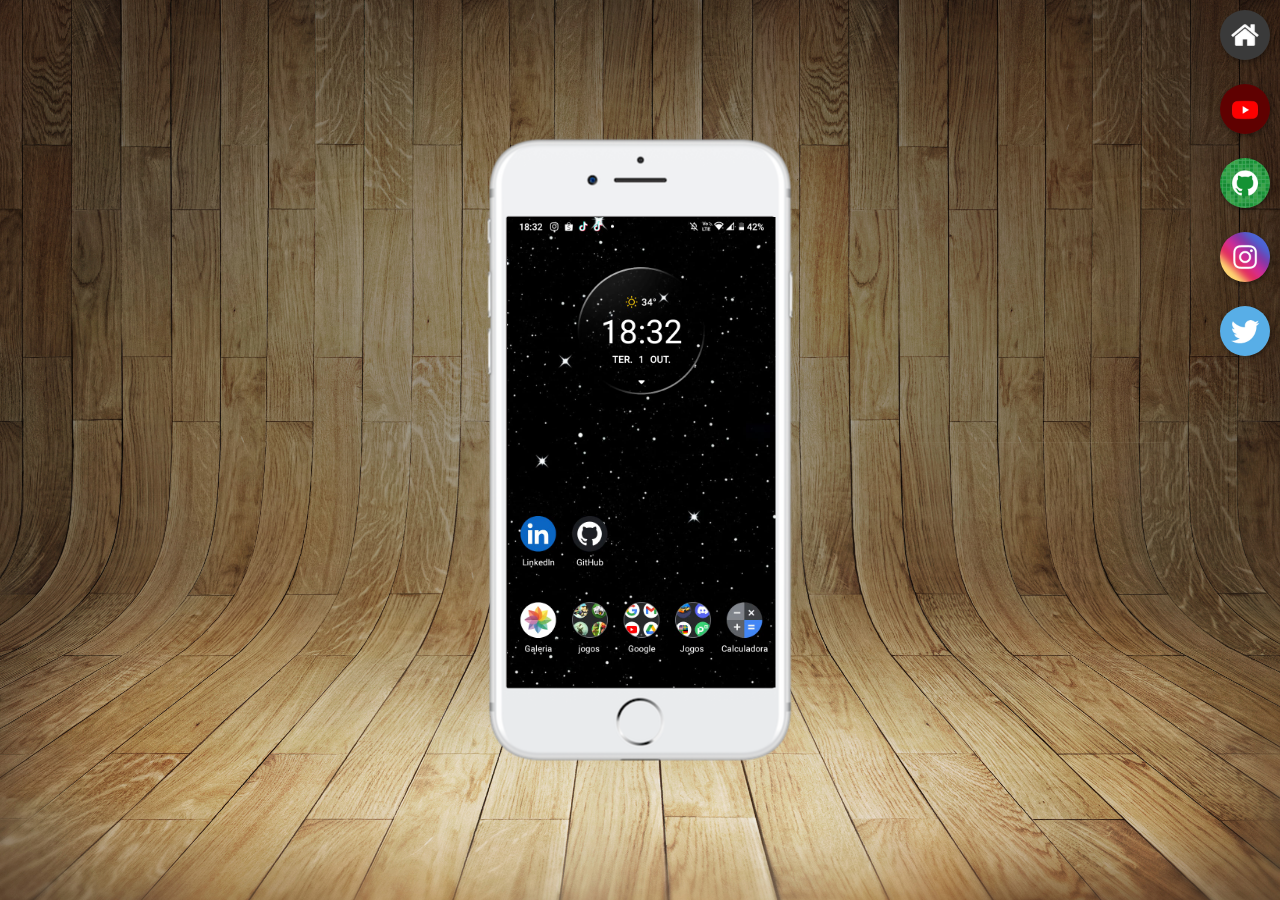
<file: index.html>
<!DOCTYPE html>
<html lang="pt-br">
<head>
    <meta charset="UTF-8">
    <meta name="viewport" content="width=device-width, initial-scale=1.0">
    <link rel="shortcut icon" href="favicon.ico" type="image/x-icon">
    <link rel="stylesheet" href="estilos/style.css">
    <title>Projeto Rede Sociais</title>
</head>
<body>
    <main>
        <section id="telefone">
            <iframe src="home.html" frameborder="0" name="tela" id="tela">
                Seu navegador não e compatxível com isso.
            </iframe>
        </section>
        <section id="rede-sociais">
          <a href="home.html" target="tela"><img src="imagens/logo-home.jpg" alt="home"></a><br>
          <a href="youtube.html" target="tela"><img src="imagens/logo-youtube.jpg" alt="youtube"></a><br>
          <a href="github.html" target="tela"><img src="imagens/logo-github.jpg" alt="github"></a><br>
          <a href="instagram.html" target="tela"><img src="imagens/logo-instagram.jpg" alt="instagram"></a><br>
          <a href="twiter.html" target="tela"><img src="imagens/logo-twitter.jpg" alt="twitter"></a>
        </section>
    </main>
</body>
</html>
</file>
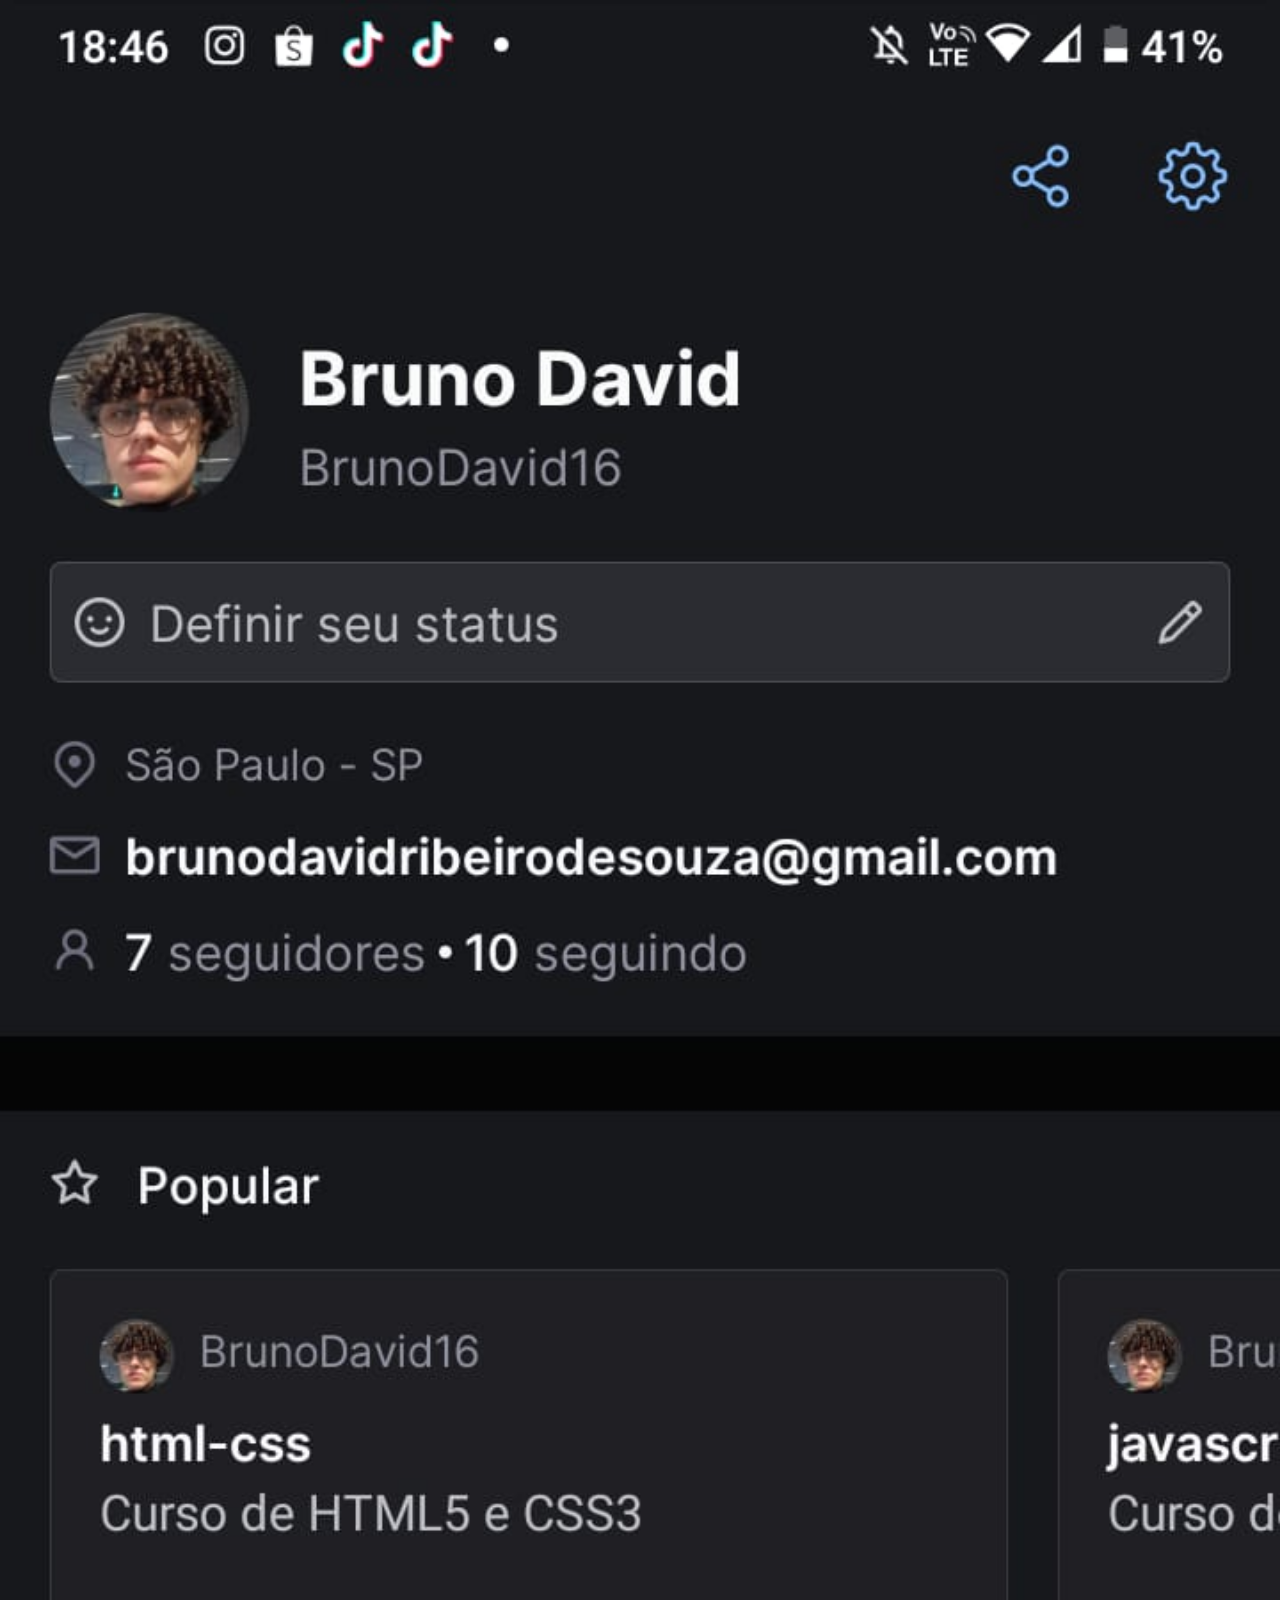
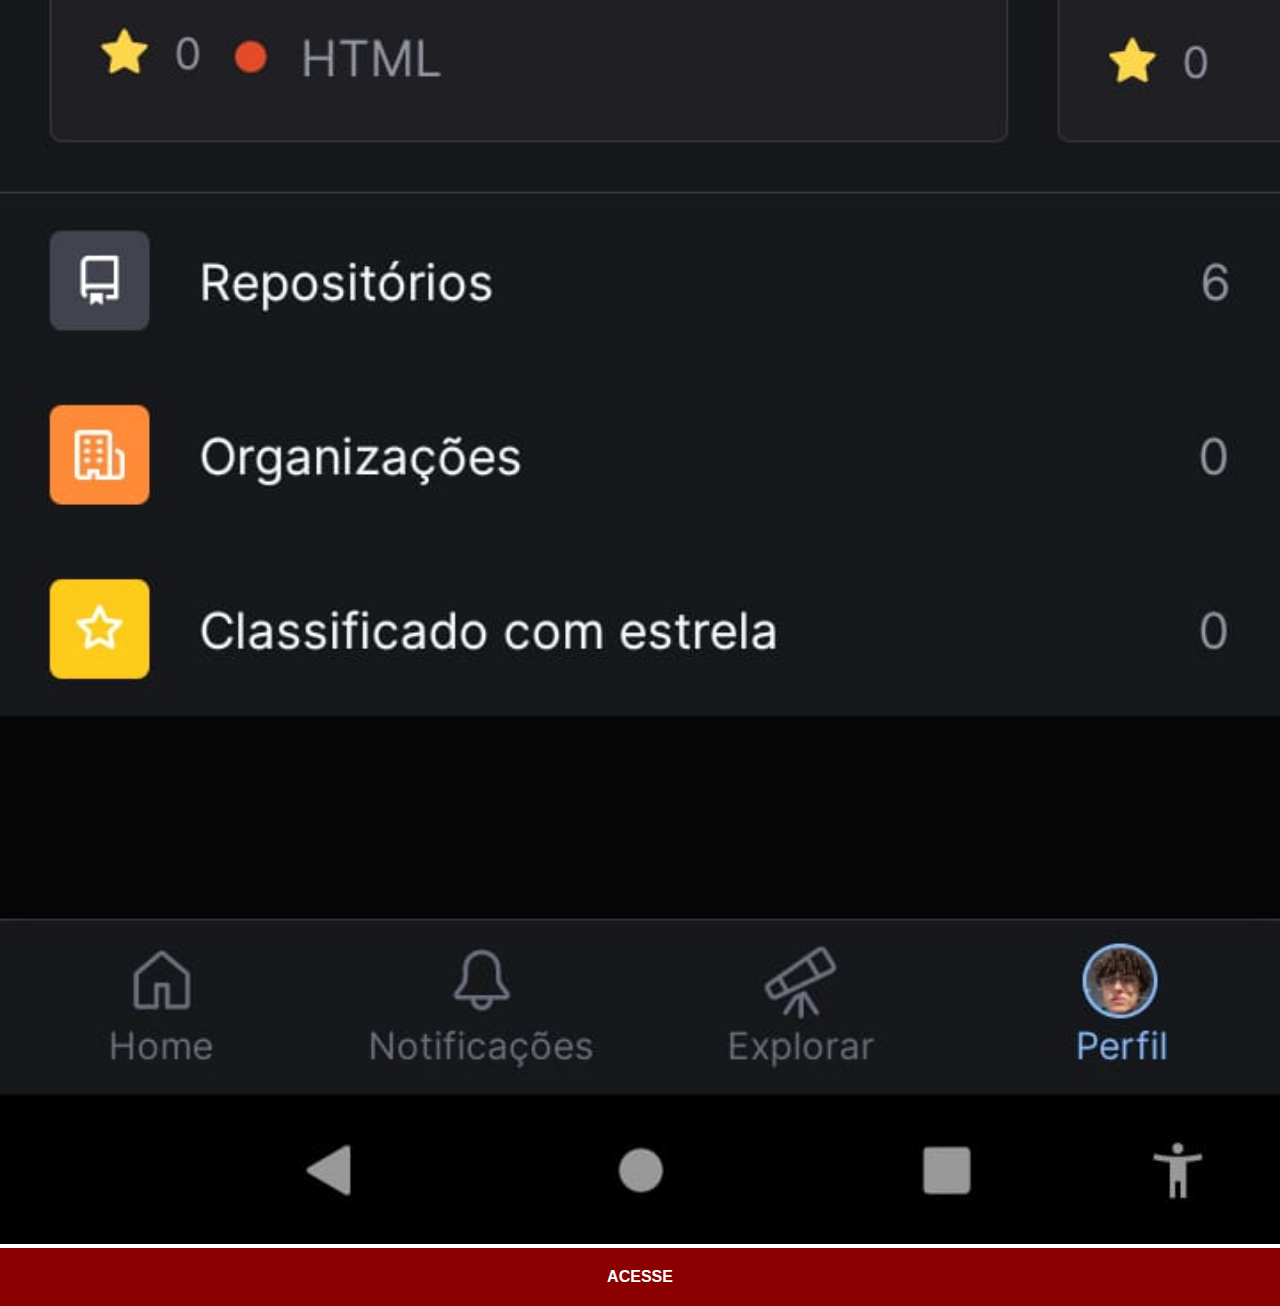
<file: github.html>
<!DOCTYPE html>
<html lang="pt-br">
<head>
    <meta charset="UTF-8">
    <meta name="viewport" content="width=device-width, initial-scale=1.0">
    <title>Github</title>
   <link rel="stylesheet" href="estilos/social.css">
</head>
<body>
    <img src="imagens/Githab.jpg" alt="Github">
    <a href="https://github.com/BrunoDavid16" target="_blank" >ACESSE</a>
</body>
</html>
</file>
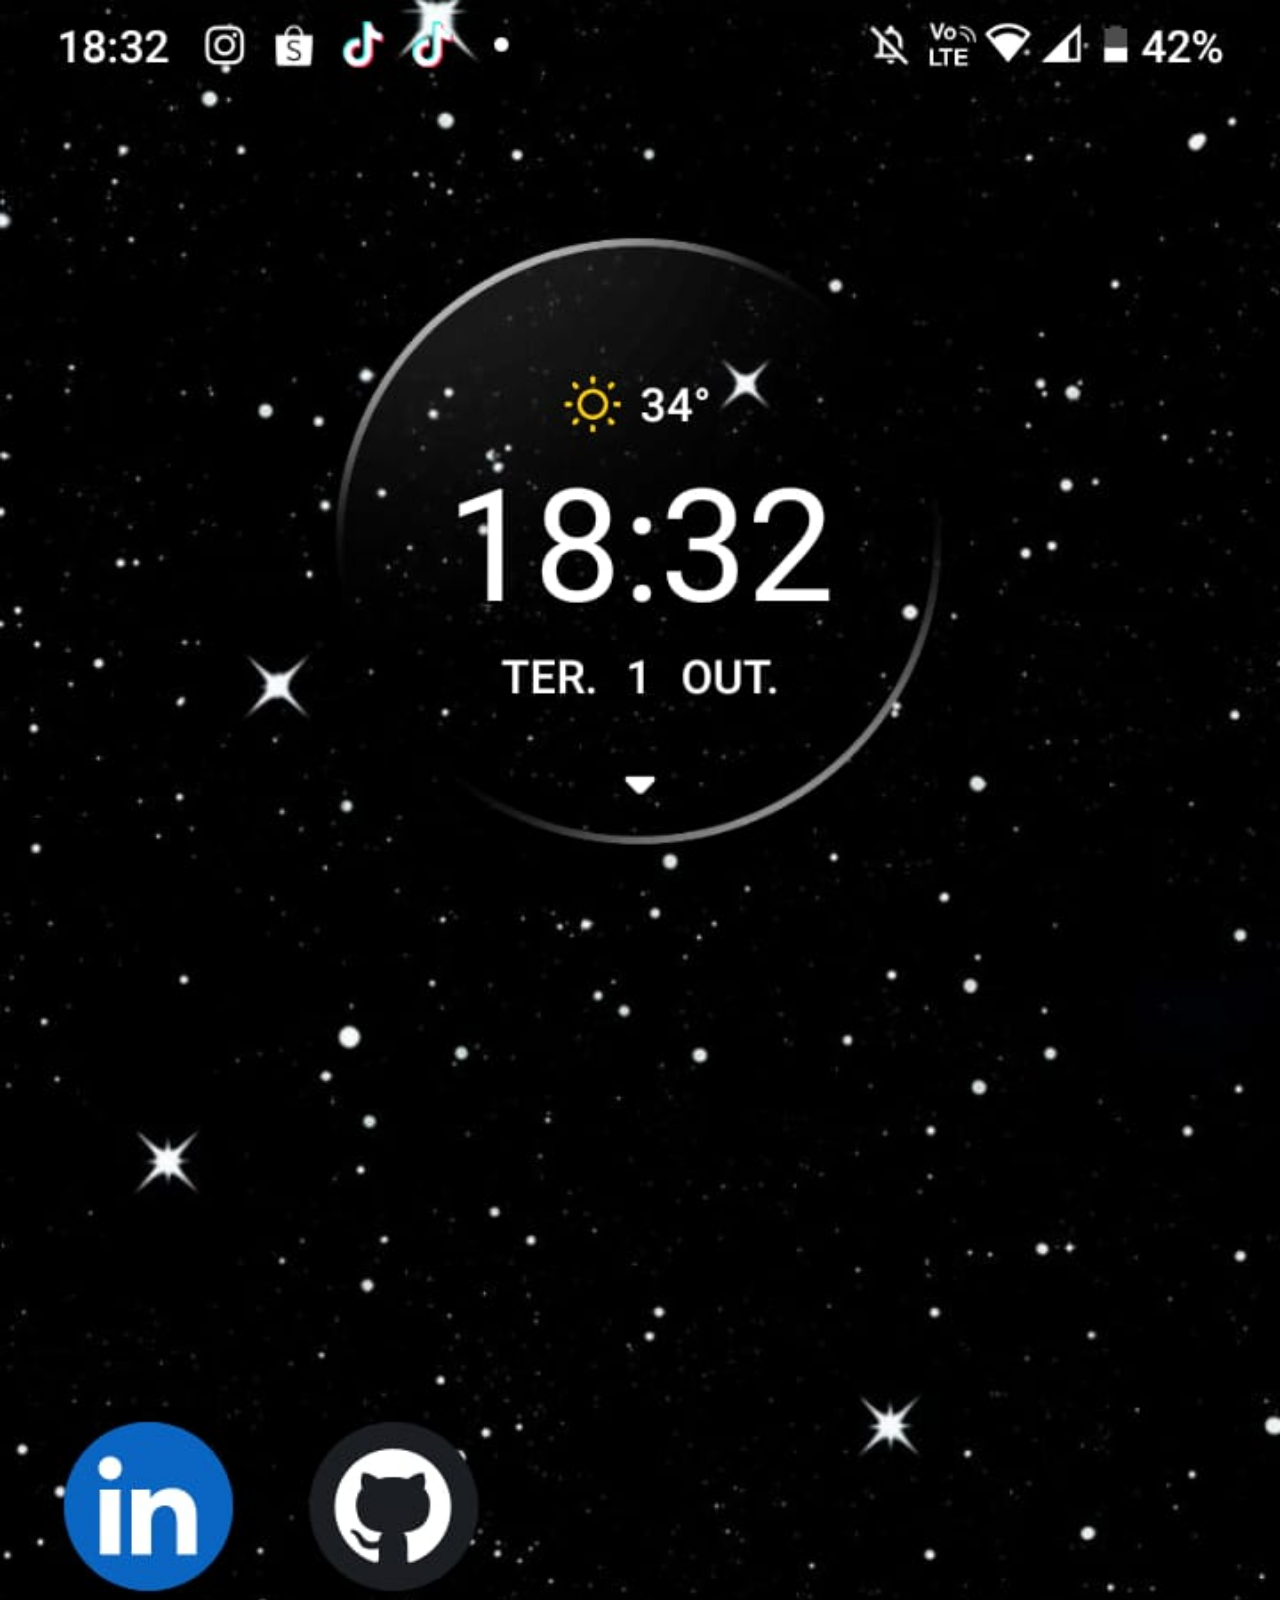
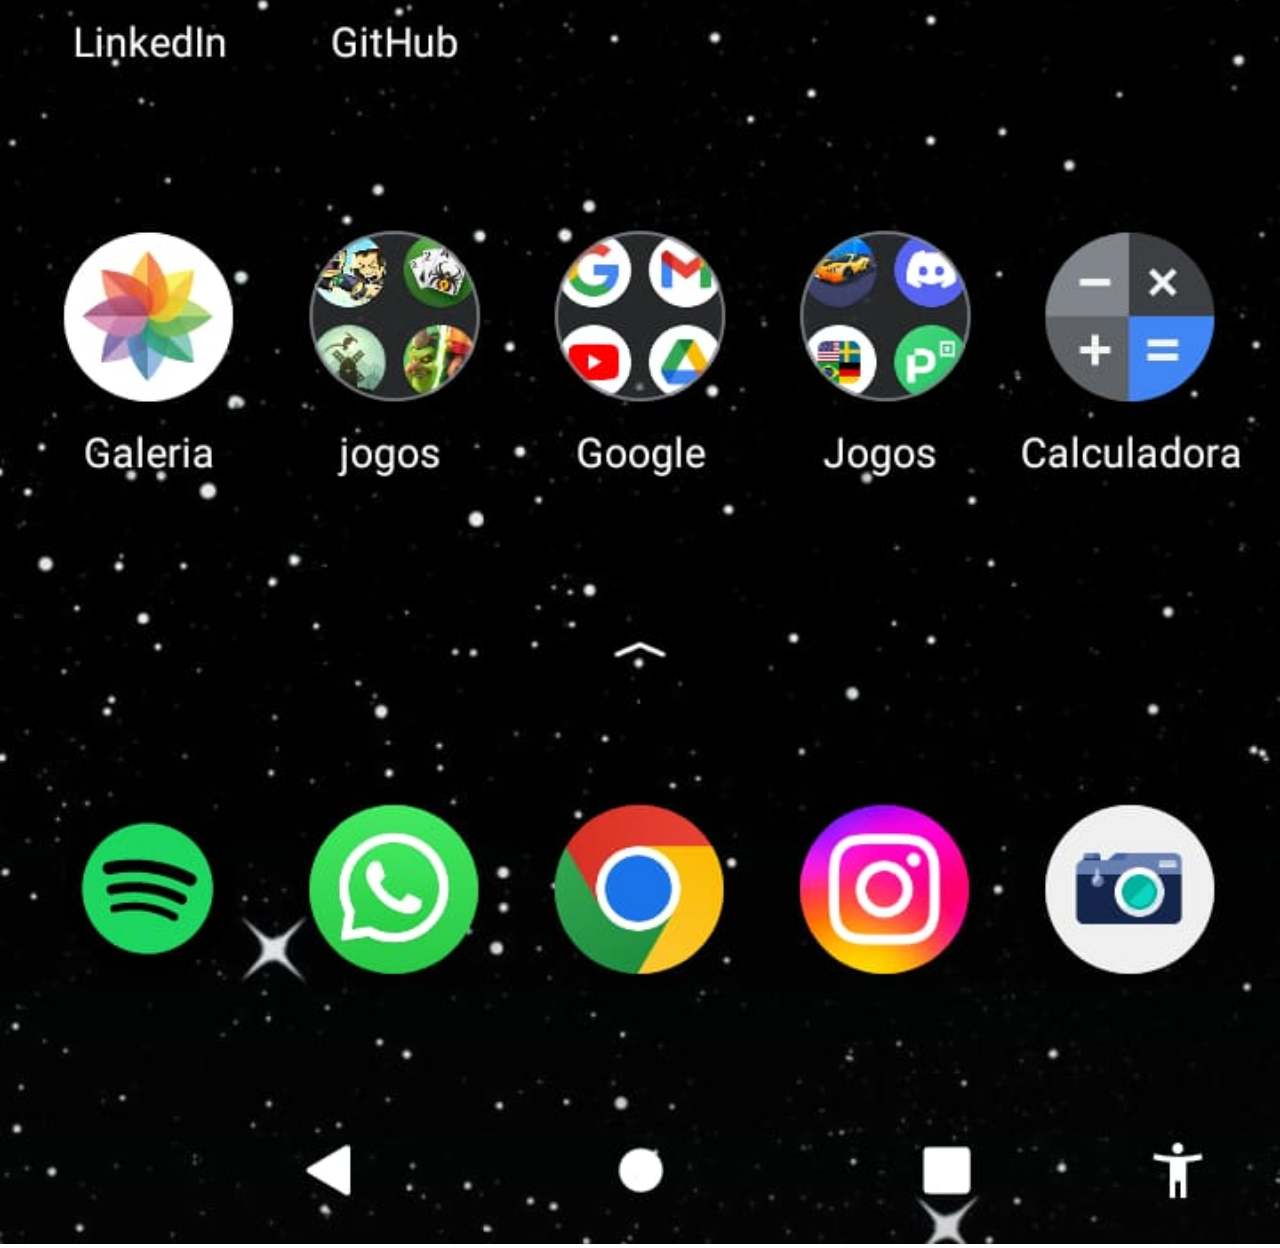
<file: home.html>
<!DOCTYPE html>
<html lang="pt-br">
<head>
    <meta charset="UTF-8">
    <meta name="viewport" content="width=device-width, initial-scale=1.0">
    <title>Home</title>
    <link rel="stylesheet" href="estilos/social.css">
</head>
<body>
    <img src="imagens/home.jpg" alt="tela">

</body>
</html>
</file>
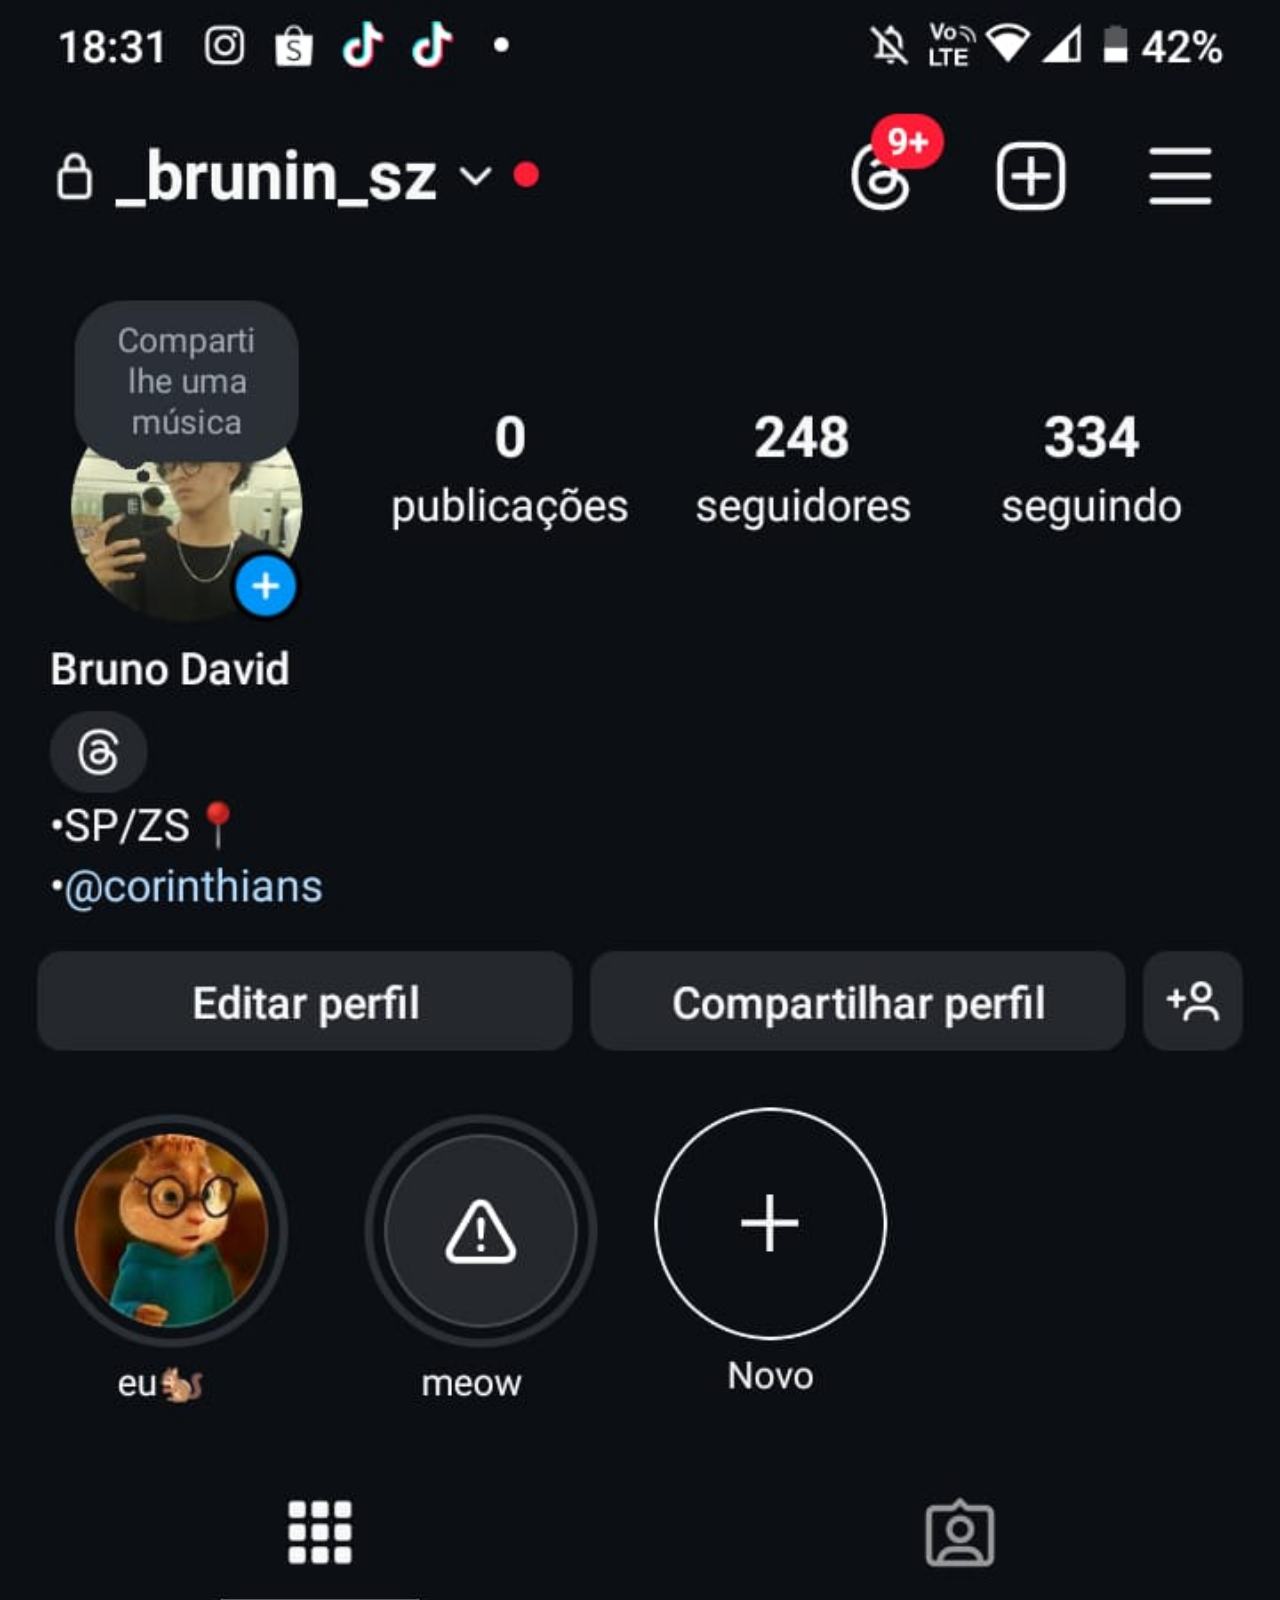
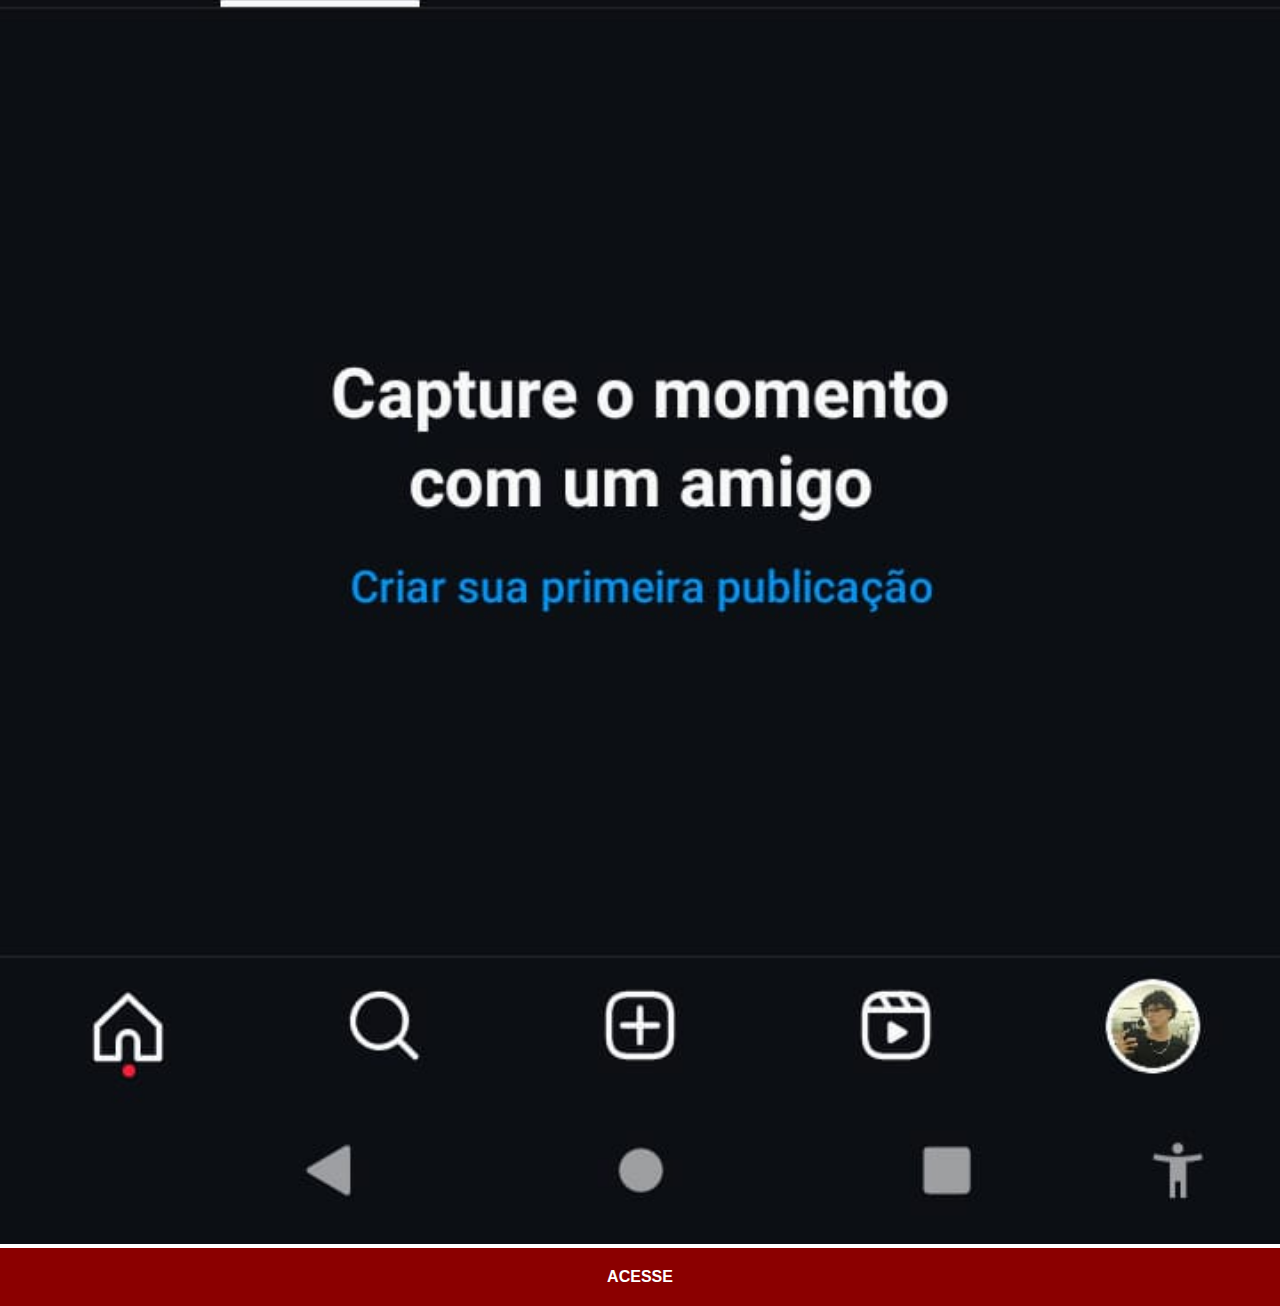
<file: instagram.html>
<!DOCTYPE html>
<html lang="pt-br">
<head>
    <meta charset="UTF-8">
    <meta name="viewport" content="width=device-width, initial-scale=1.0">
    <title>instagram</title>
    <link rel="stylesheet" href="estilos/social.css">
</head>
<body>
    <img src="imagens/INSTAGRAM.jpg" alt="instagram">
    <a href="https://www.instagram.com/_brunin_sz/" target="_blank">ACESSE</a>
</body>
</html>
</file>
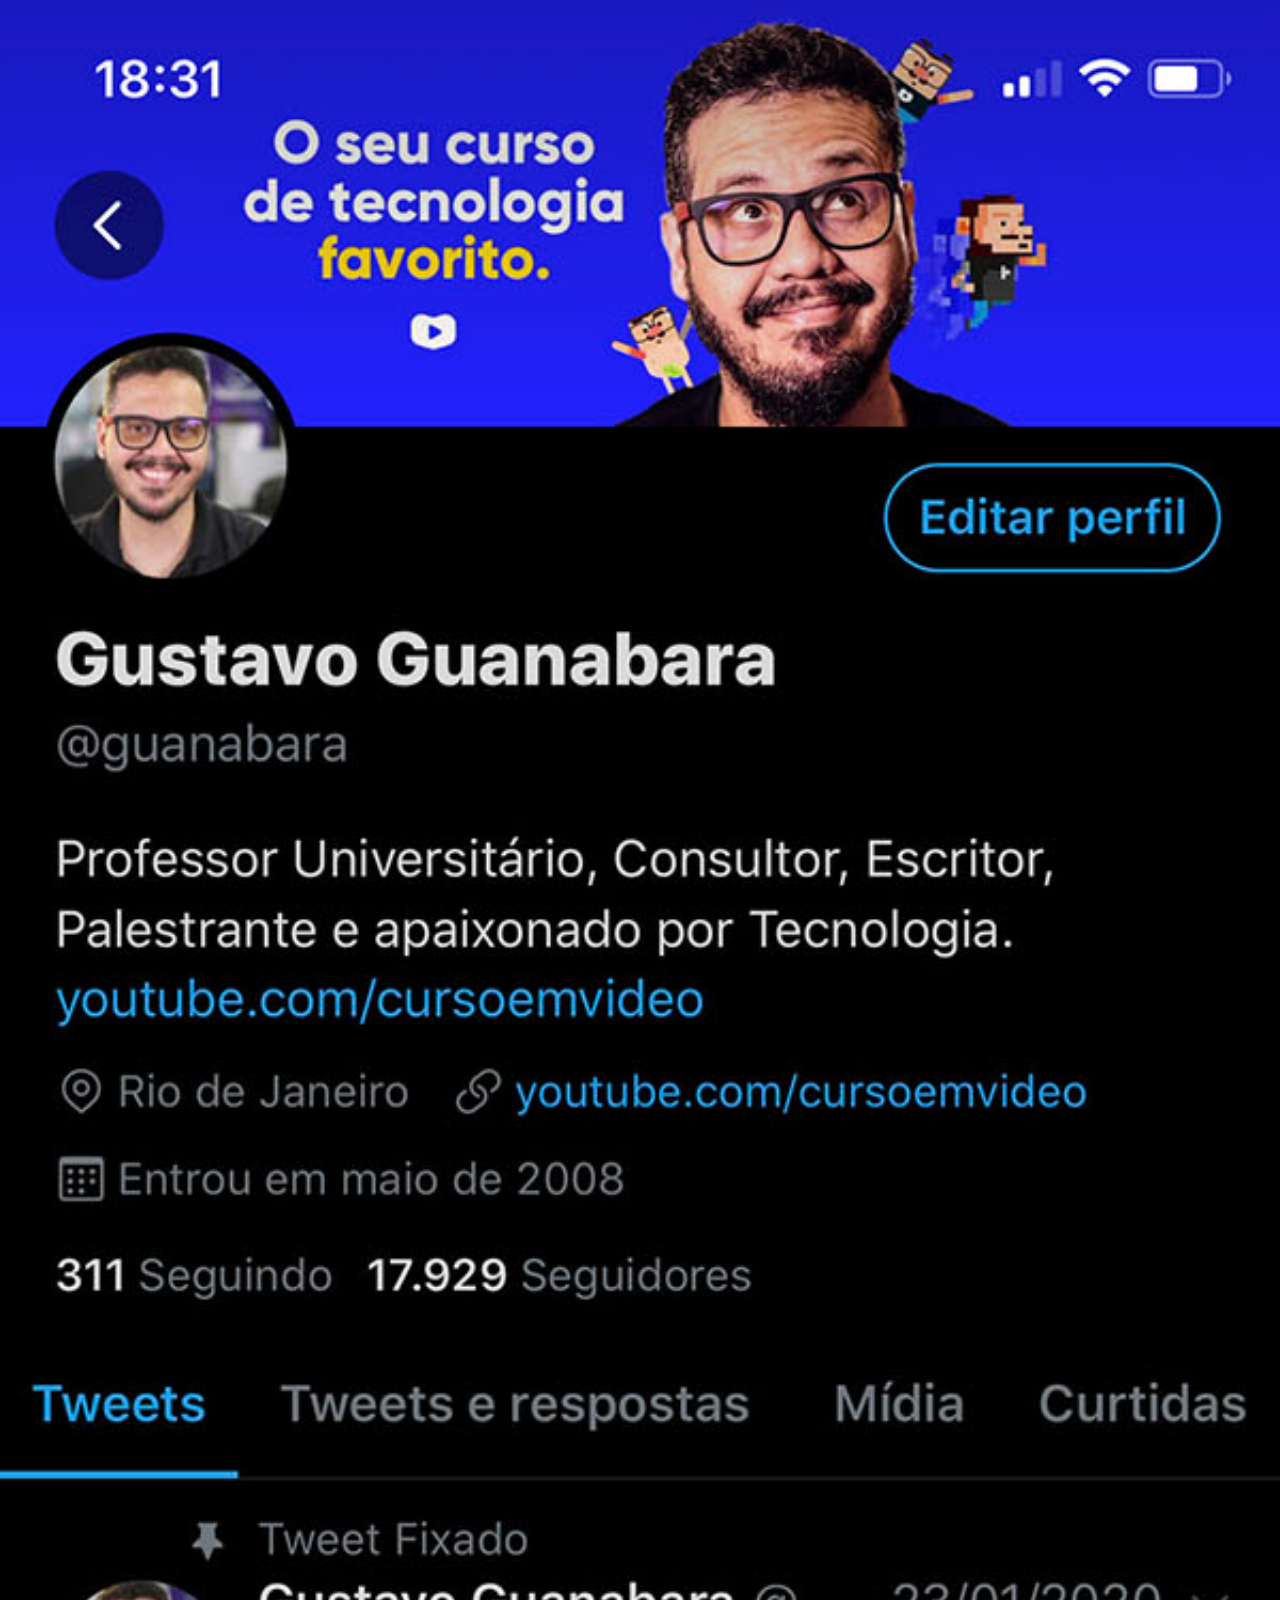
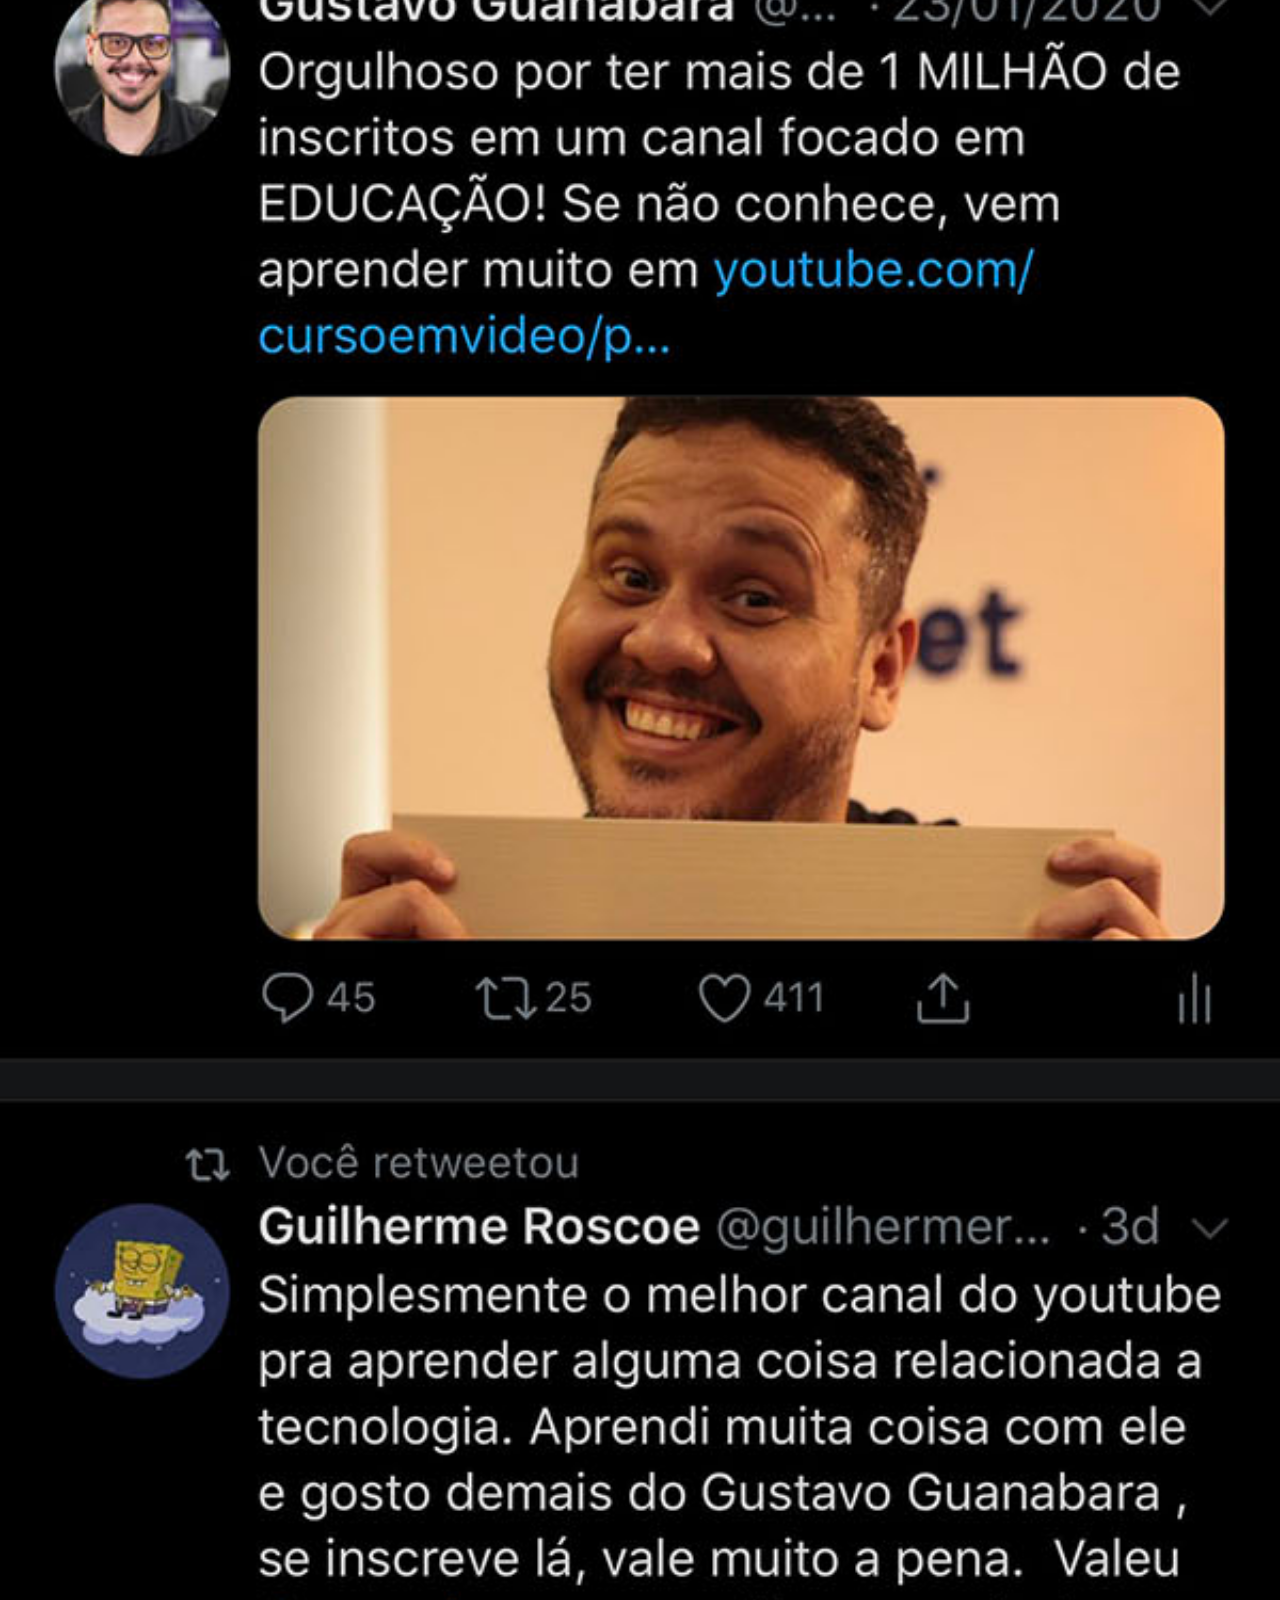
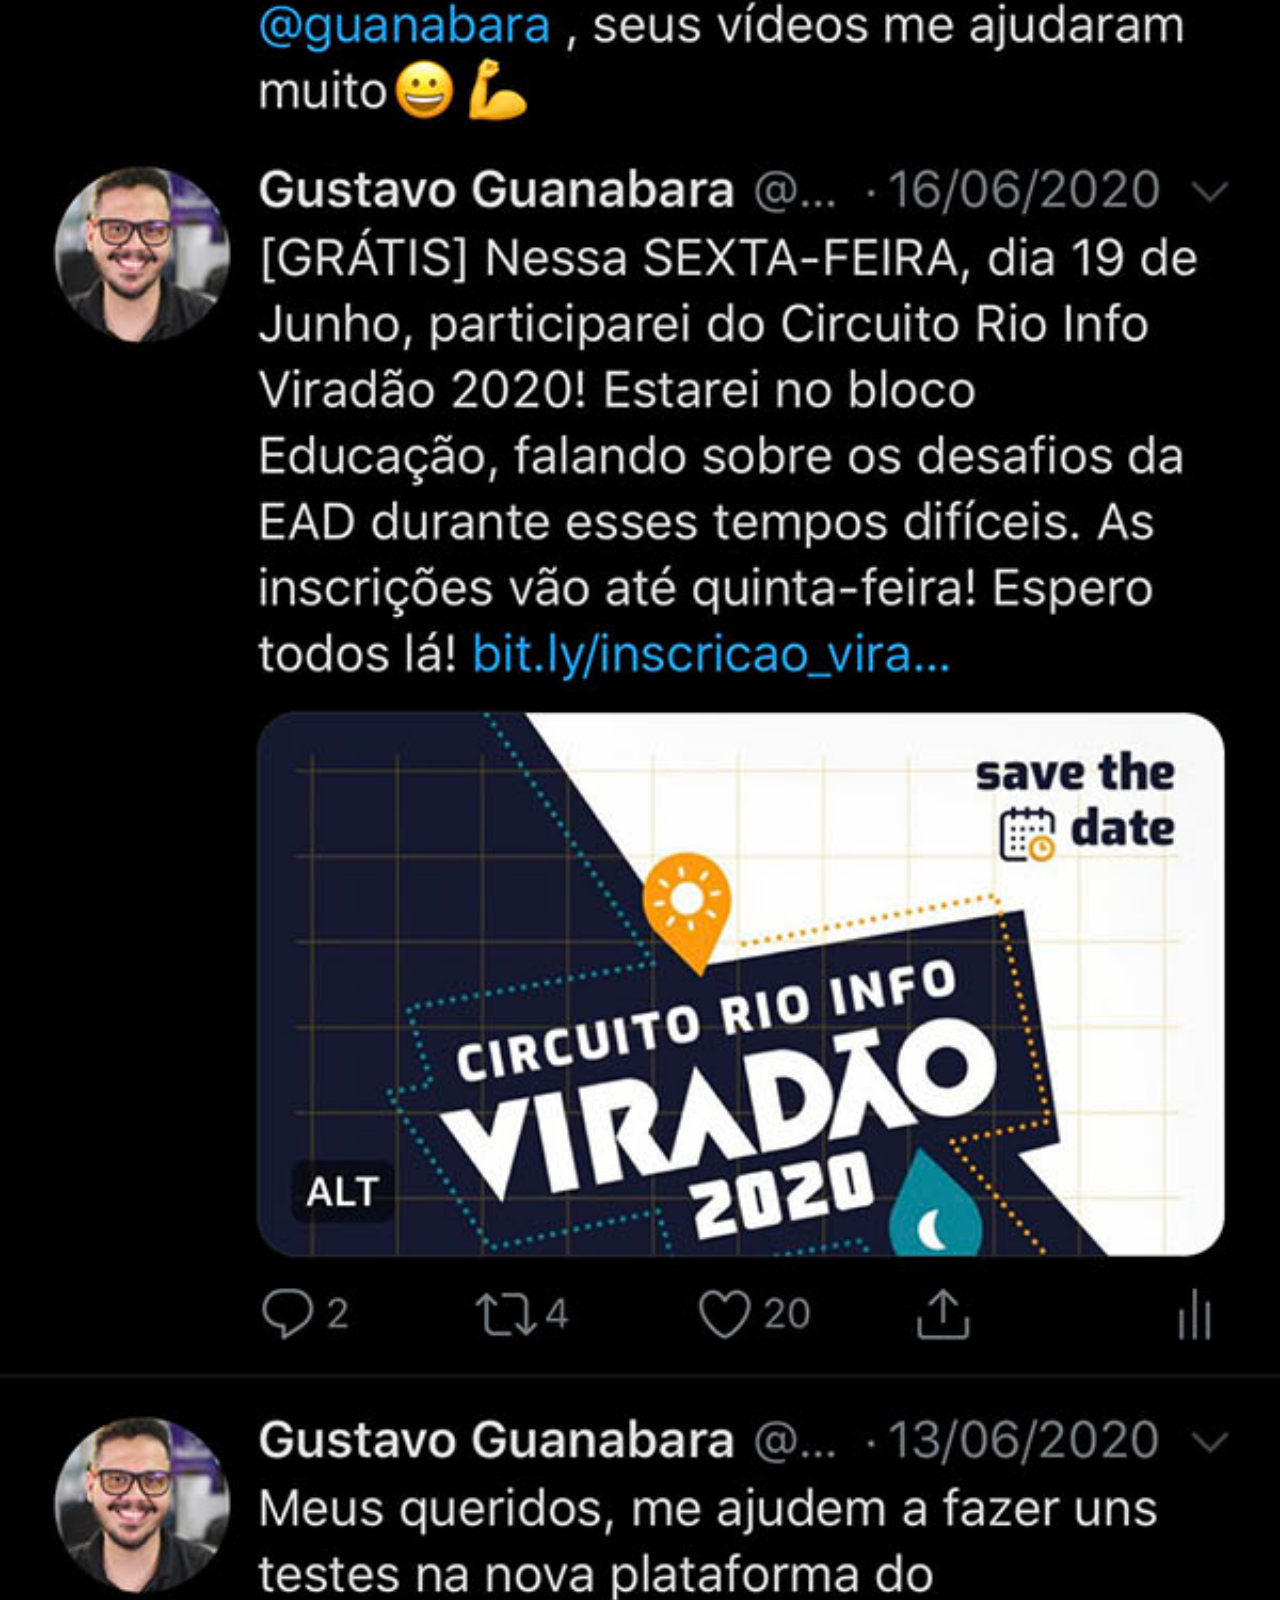
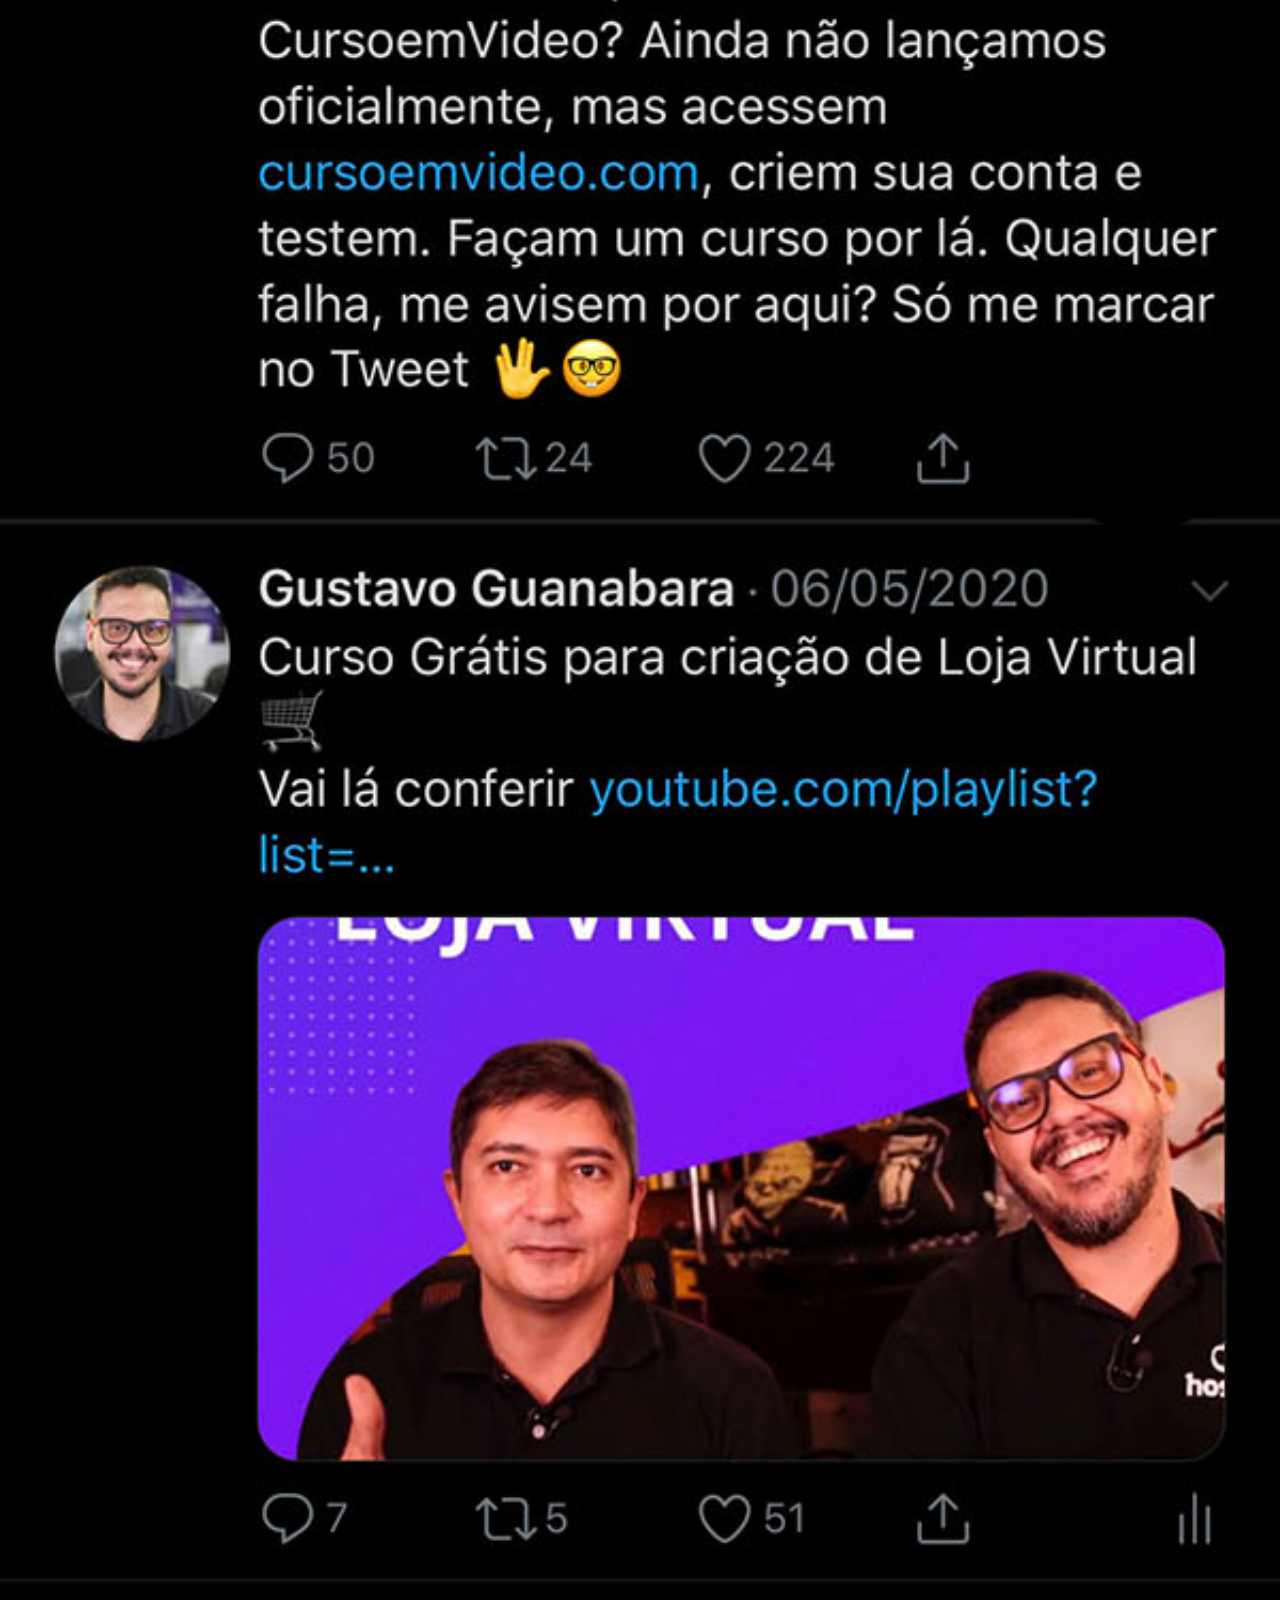
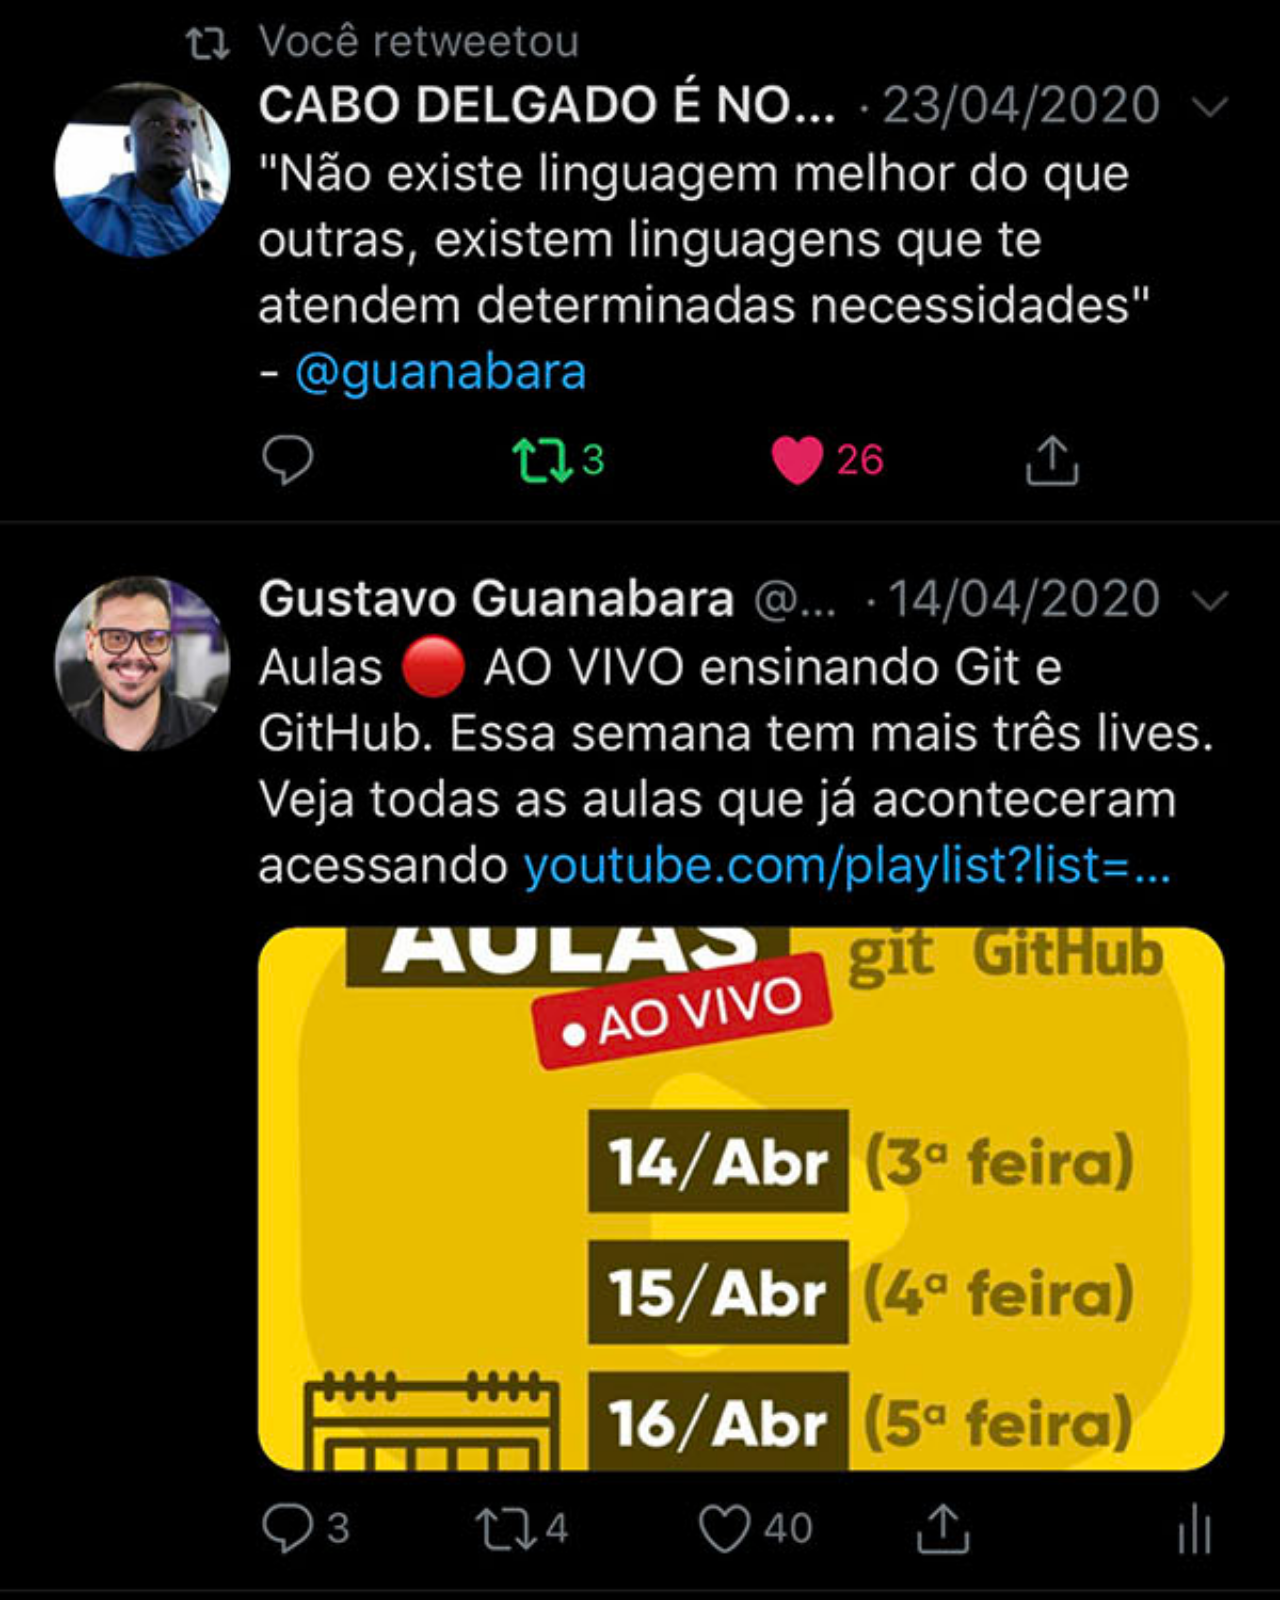
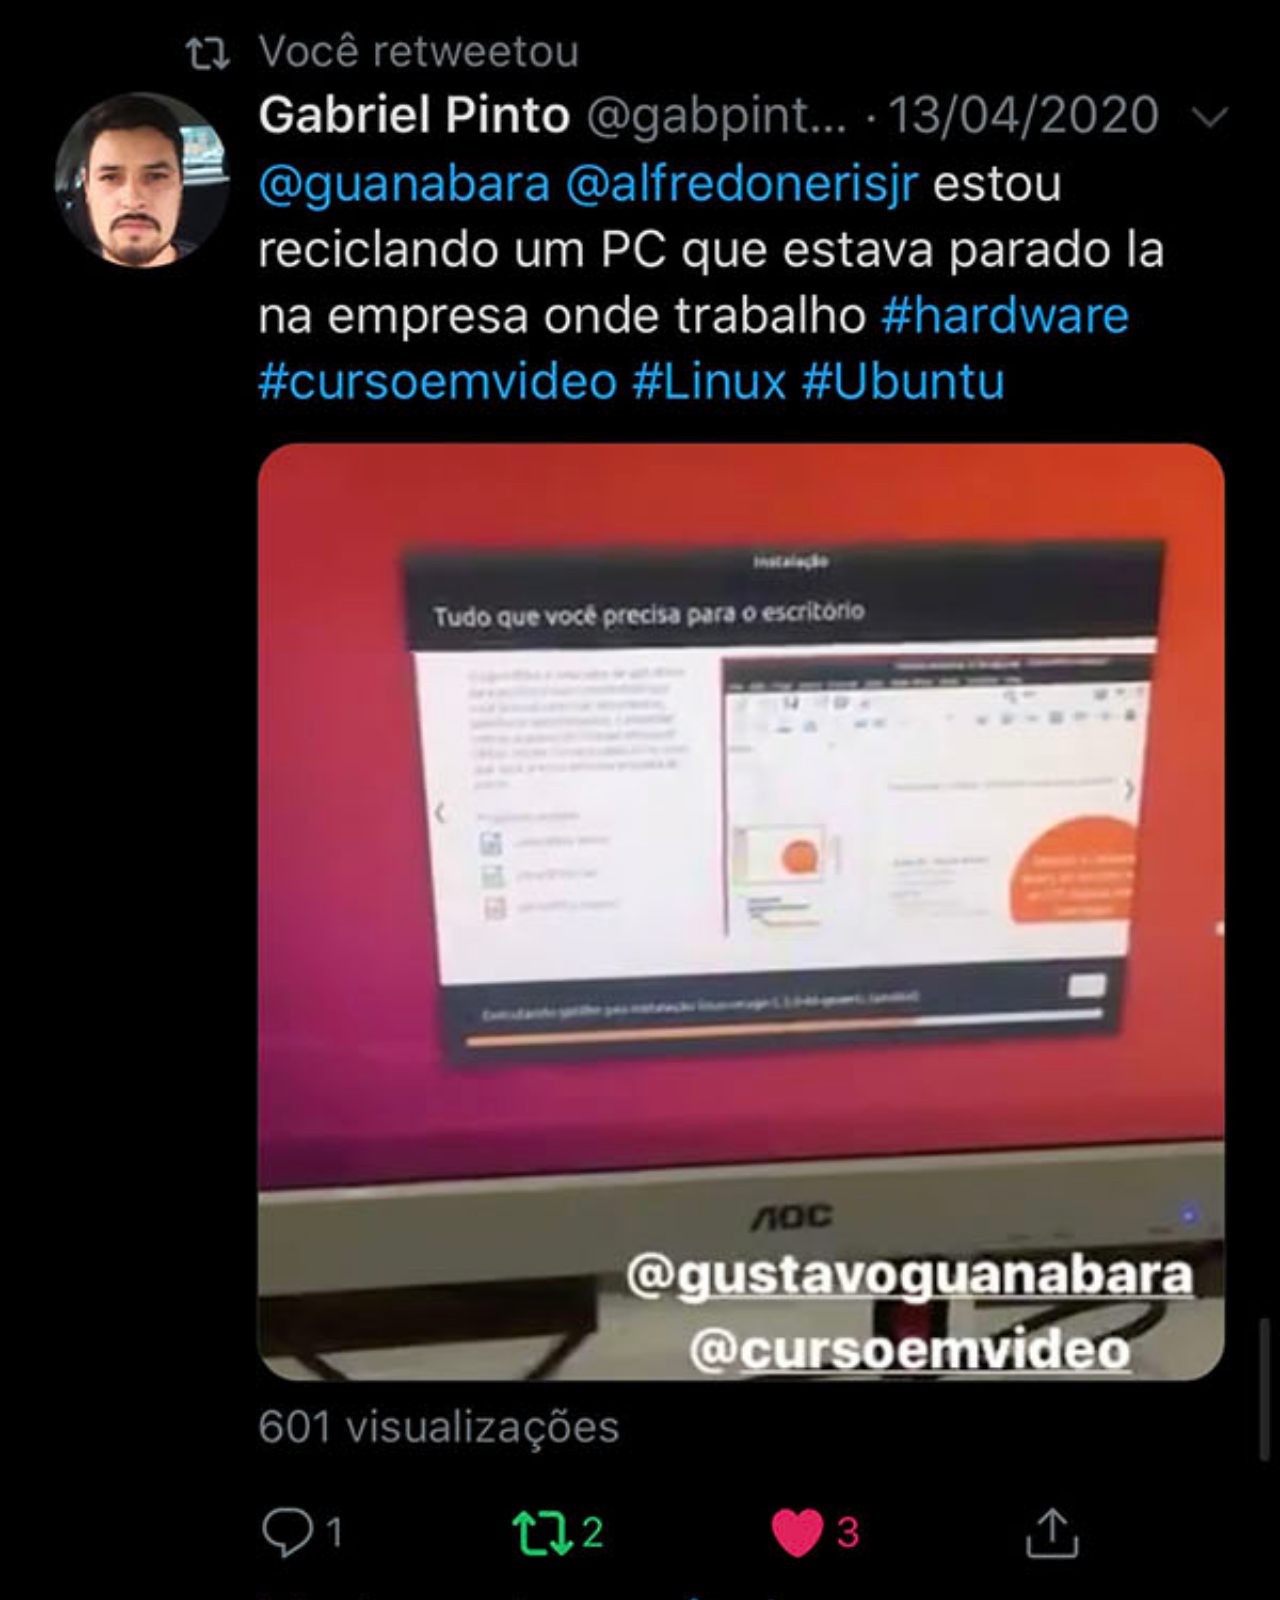
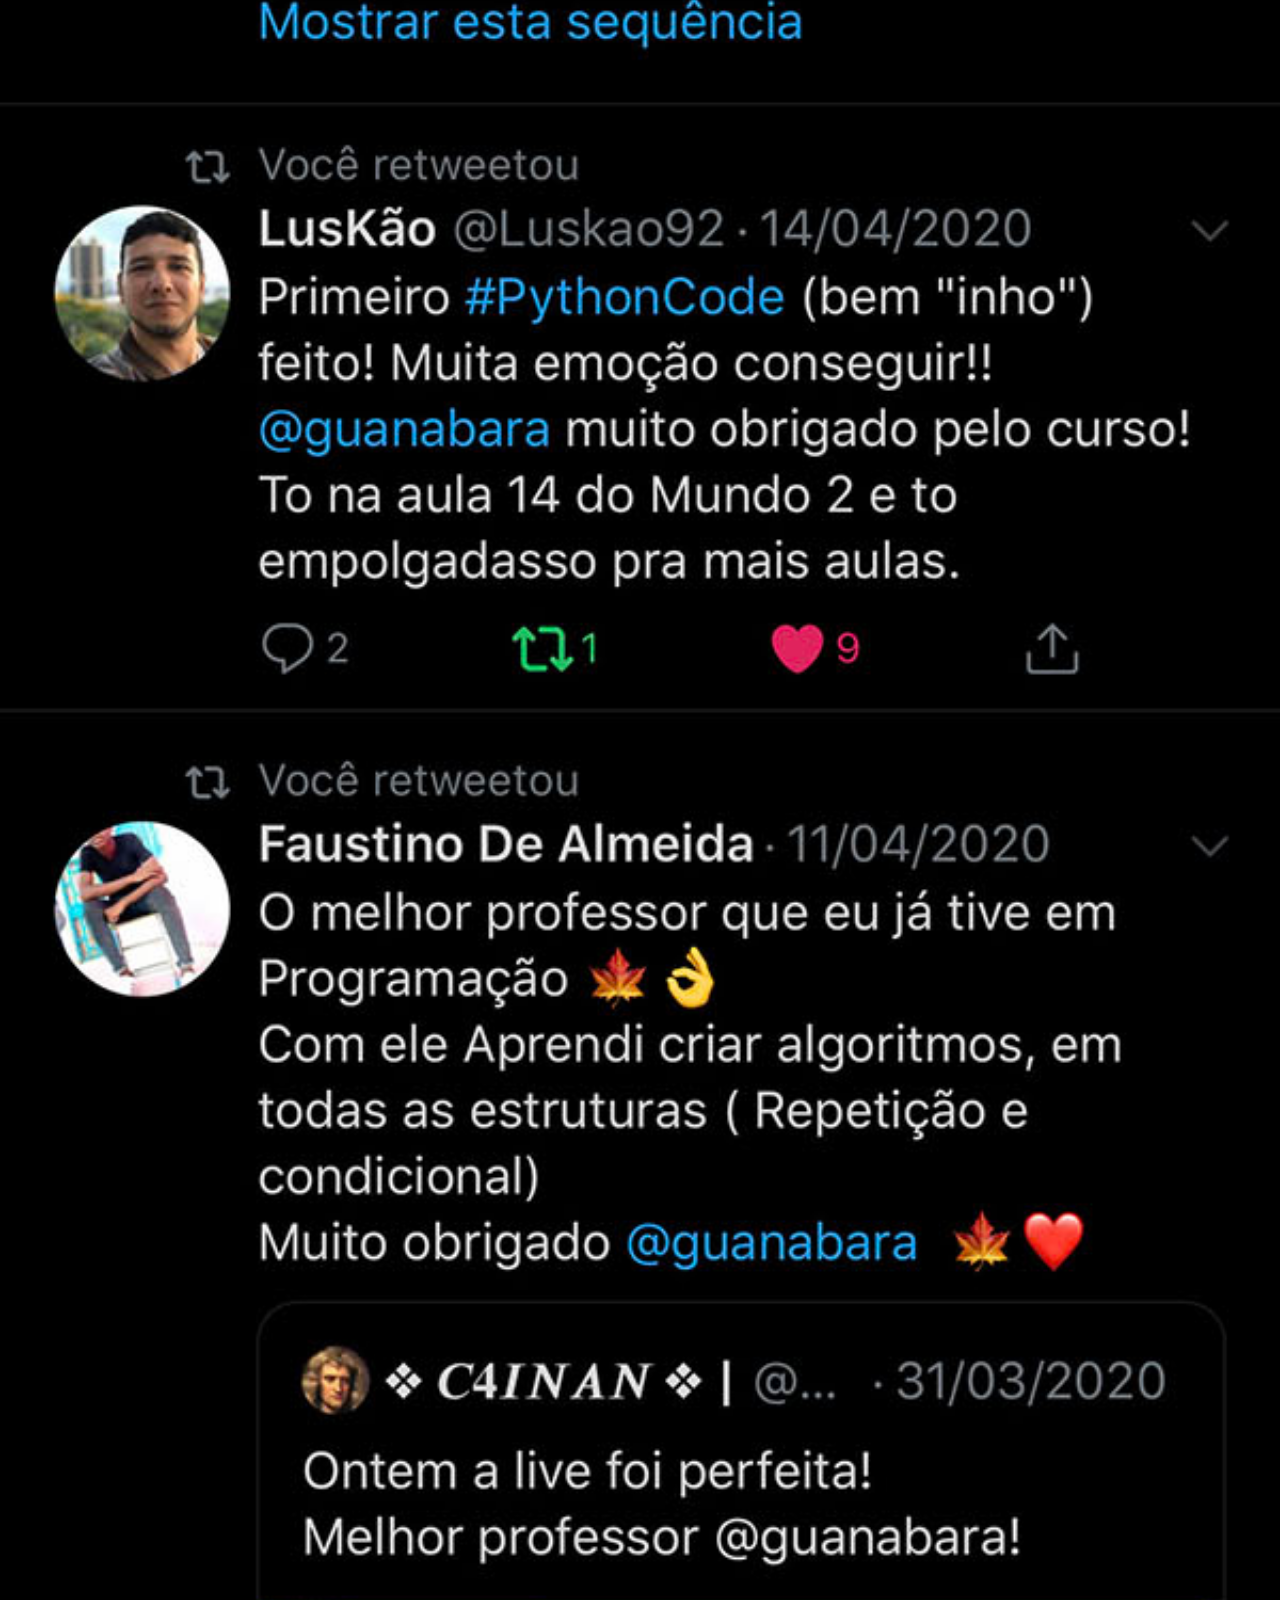
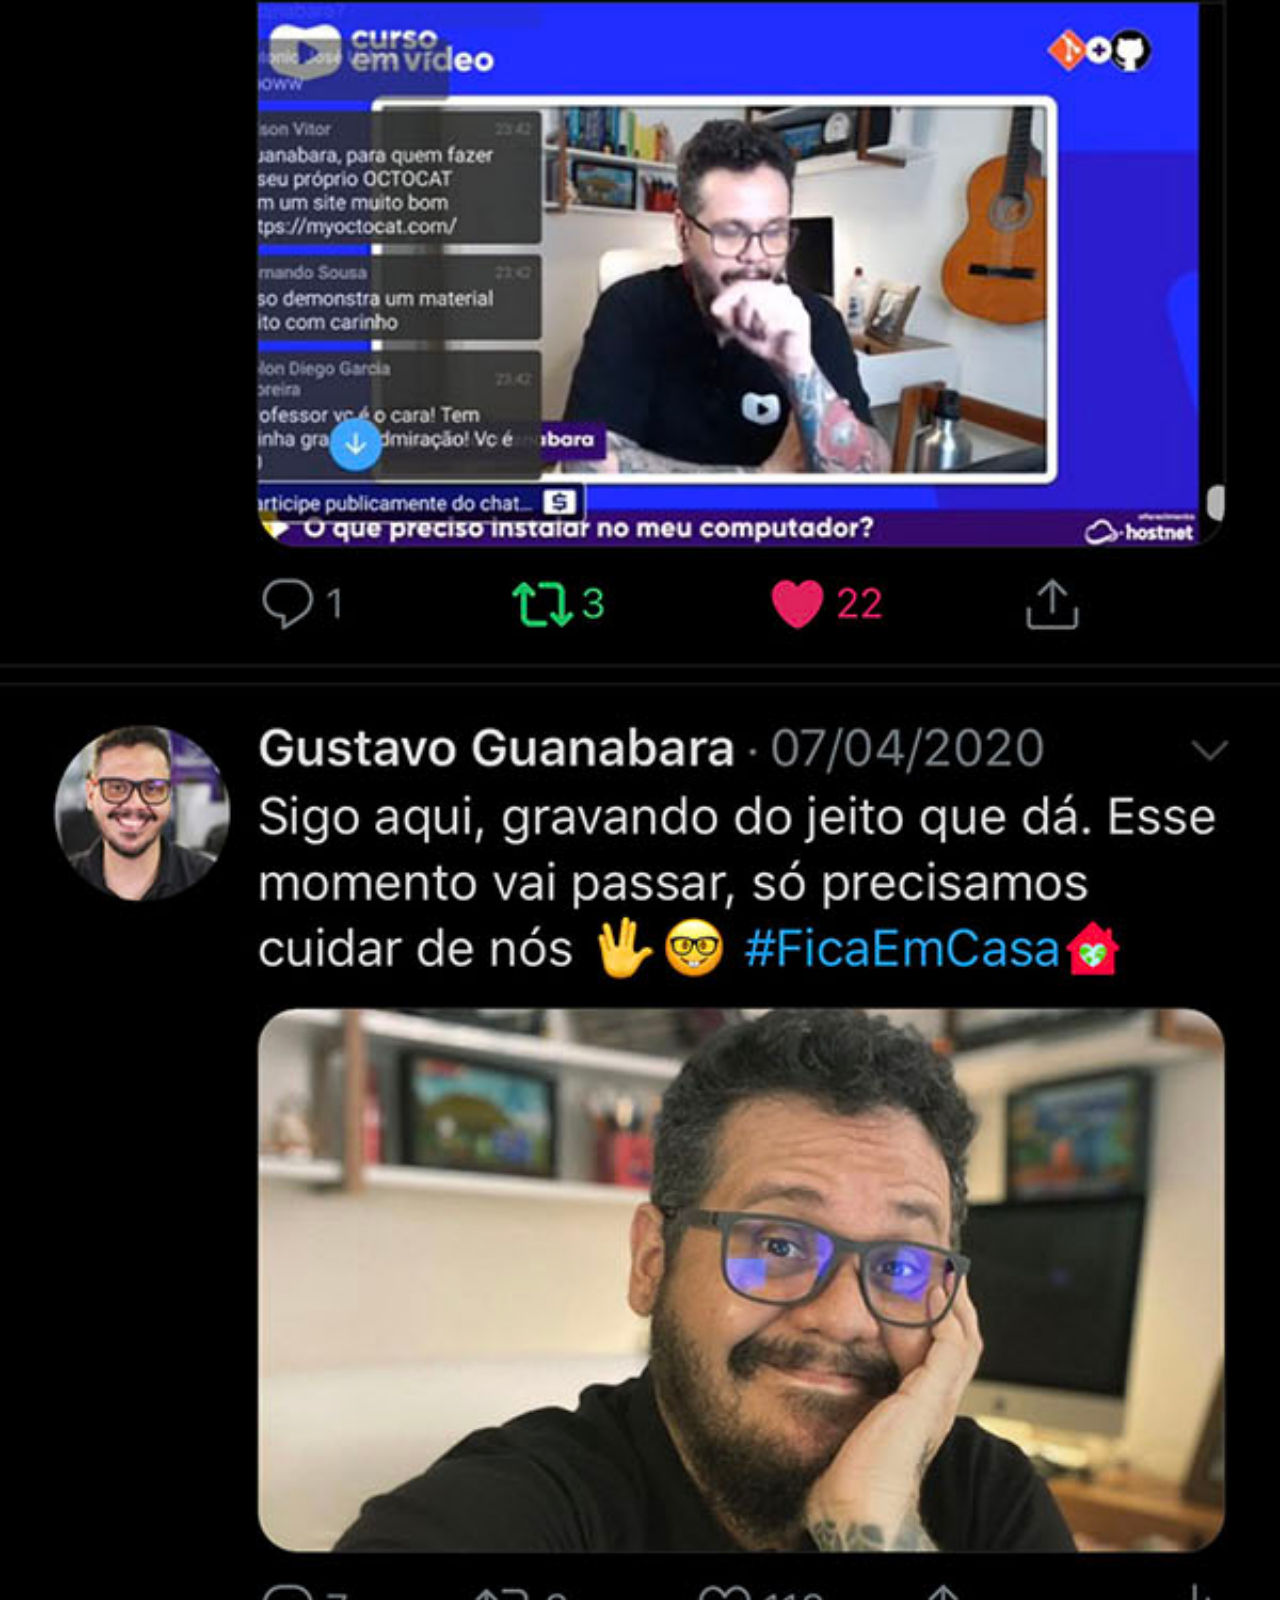
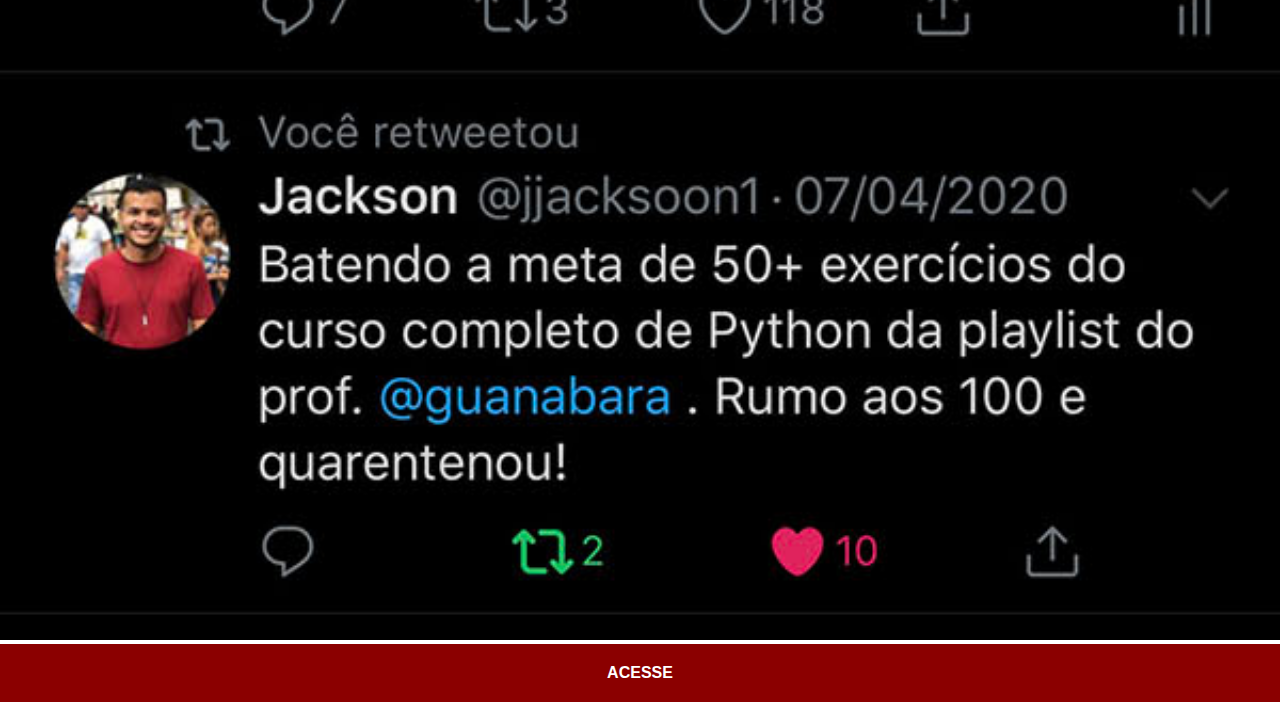
<file: twiter.html>
<!DOCTYPE html>
<html lang="pt-br">
<head>
    <meta charset="UTF-8">
    <meta name="viewport" content="width=device-width, initial-scale=1.0">
    <title>Twitter</title>
    <link rel="stylesheet" href="estilos/social.css">
</head>
<body>
    <img src="imagens/tela-twitter.jpg" alt="twitter">
    <a href="https://r.search.yahoo.com/_ylt=AwrihpNoafxmcjAD0F3z6Qt.;_ylu=Y29sbwNiZjEEcG9zAzEEdnRpZAMEc2VjA3Ny/RV=2/RE=1729027688/RO=10/RU=https%3a%2f%2ftwitter.com%2fguanabara/RK=2/RS=zF9n7IZ1z_8_lx3jIQttx1L4azI-">ACESSE</a>
</body>
</html>
</file>
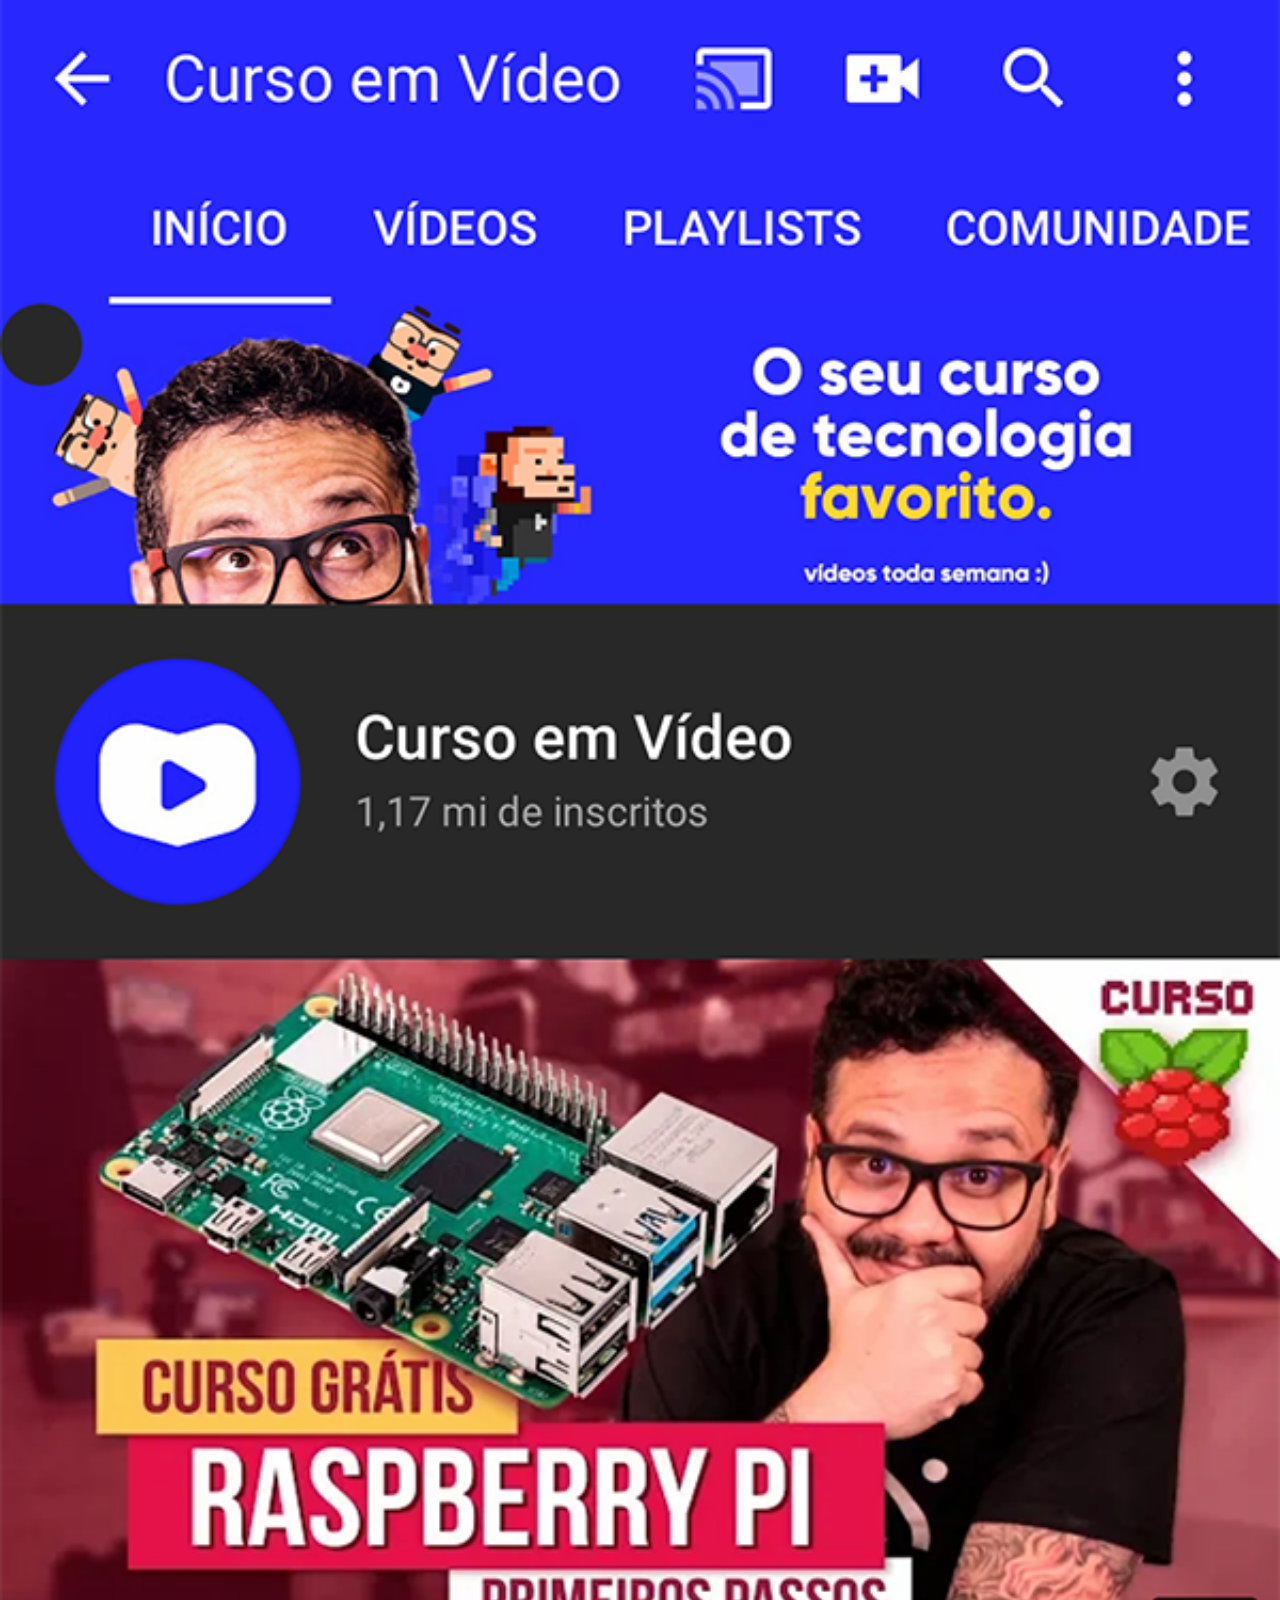
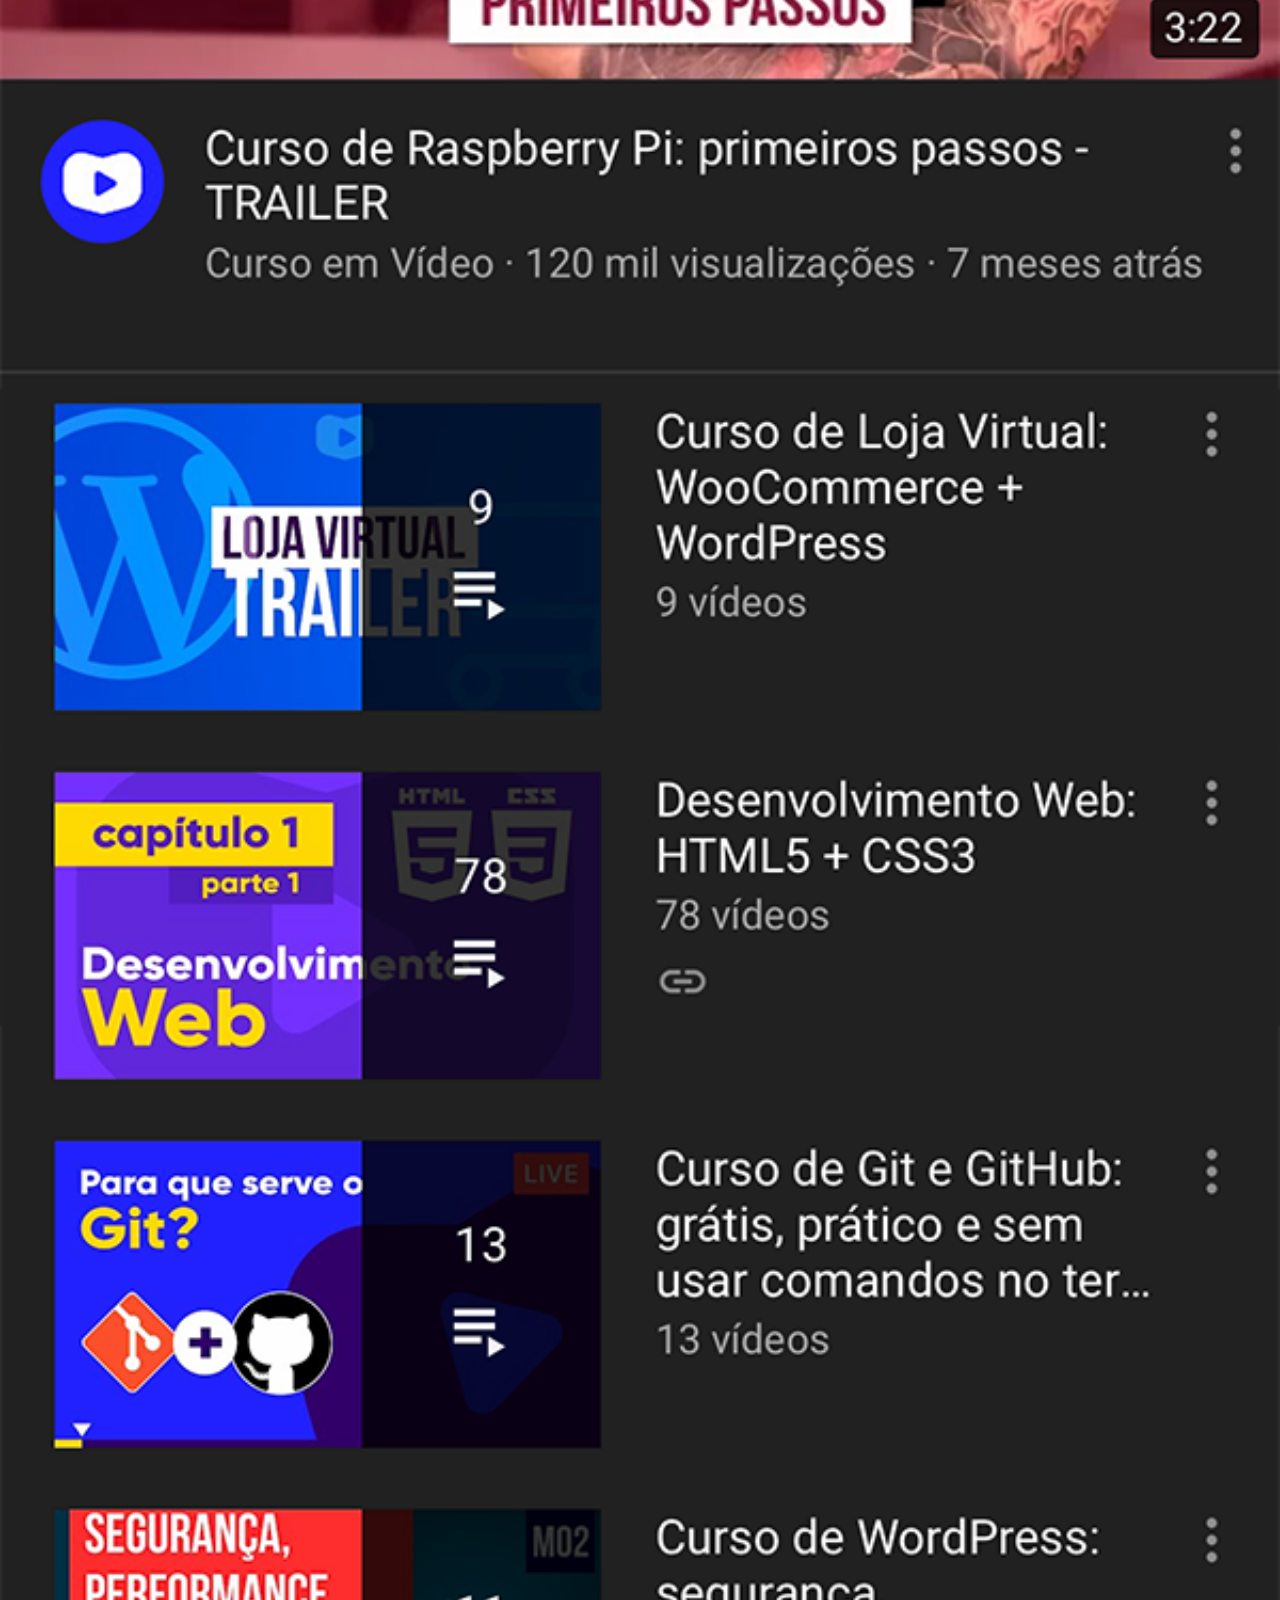
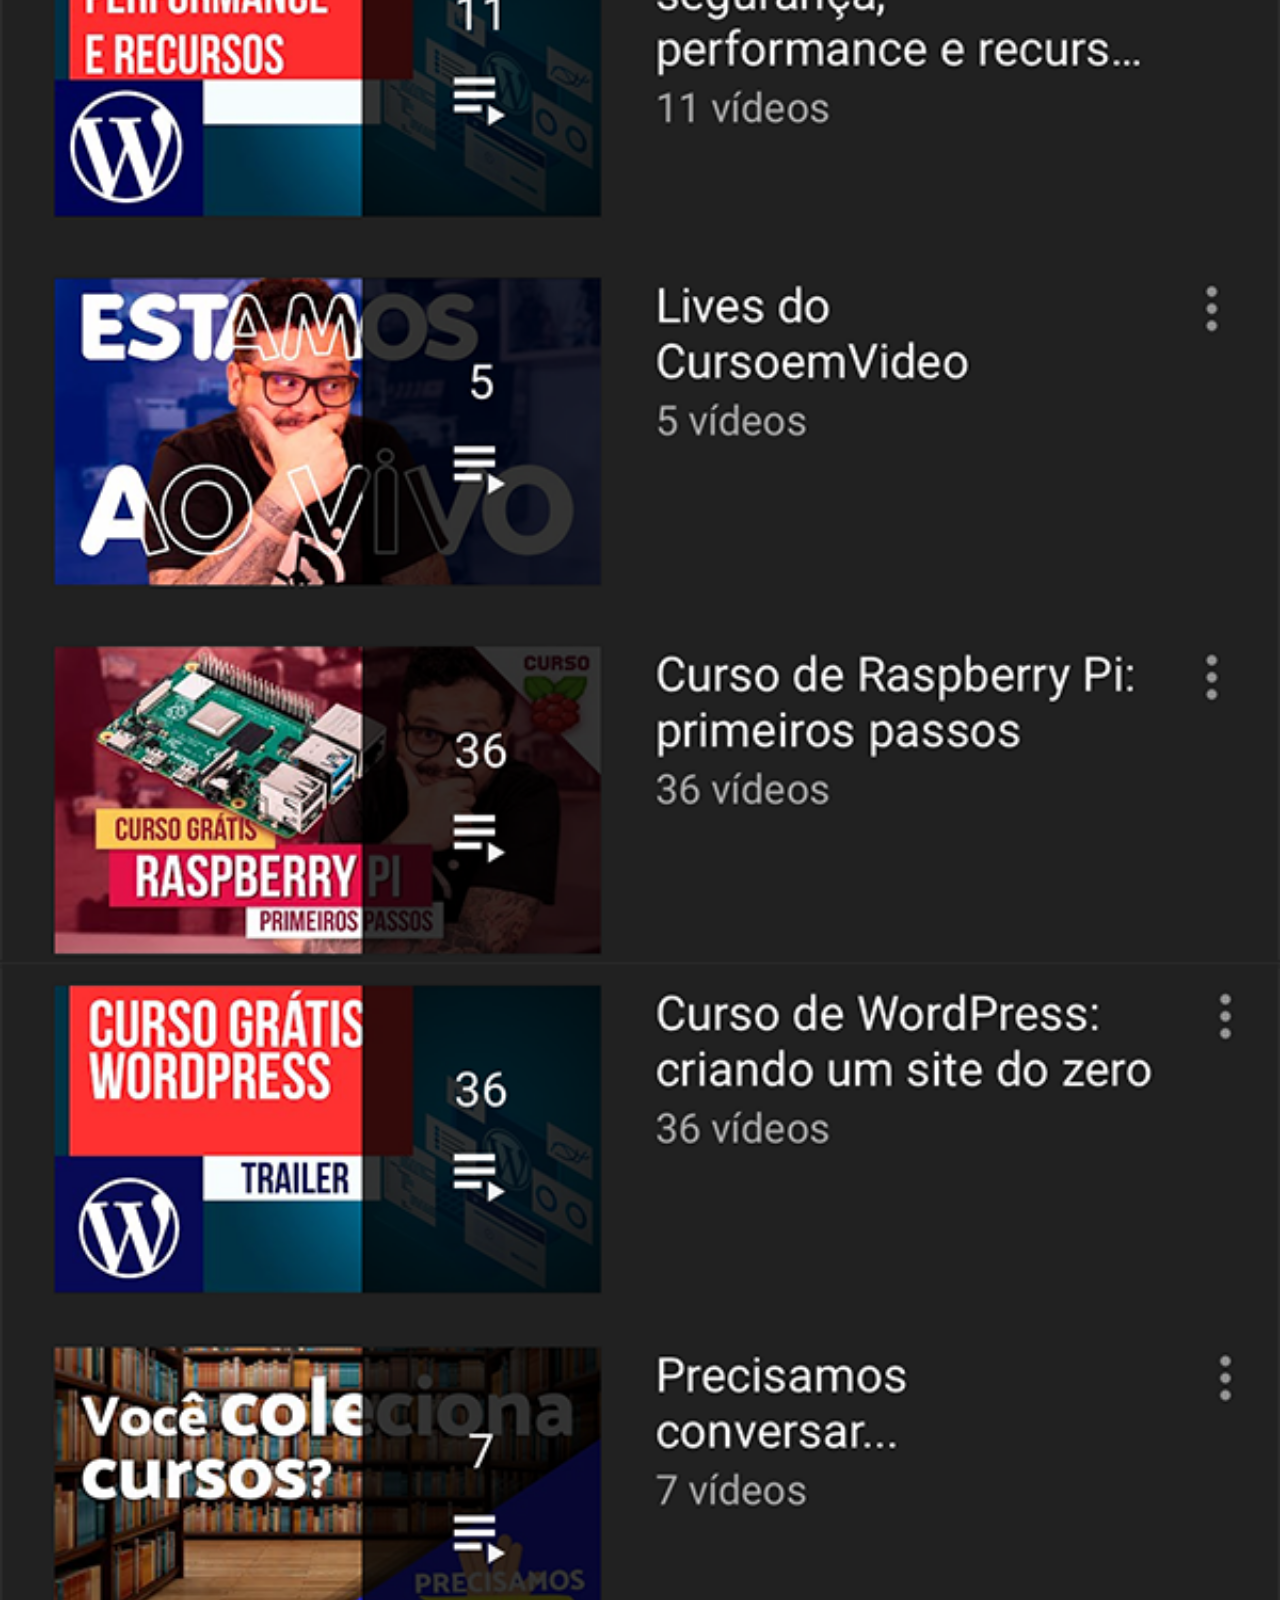
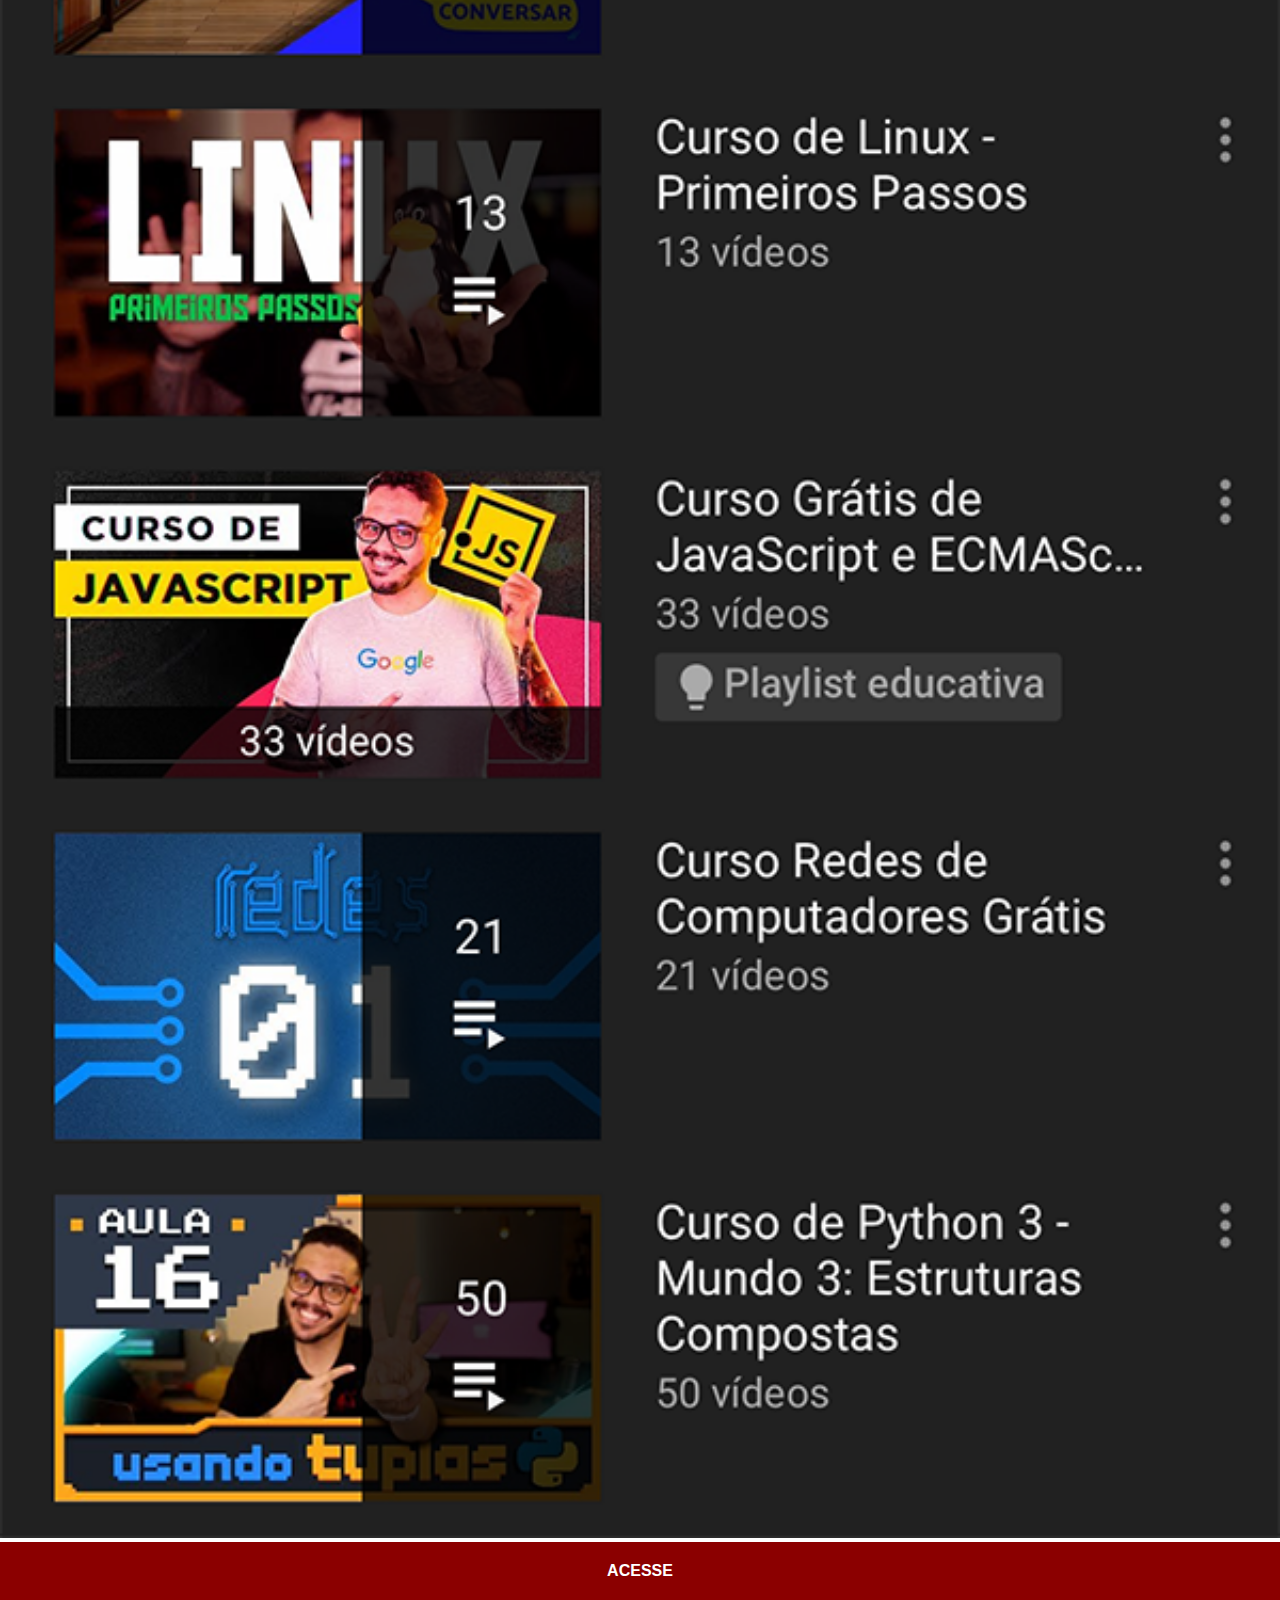
<file: youtube.html>
<!DOCTYPE html>
<html lang="pt-br">
<head>
    <meta charset="UTF-8">
    <meta name="viewport" content="width=device-width, initial-scale=1.0">
    <title>Youtube</title>
<link rel="stylesheet" href="estilos/social.css">
</head>
<body>
    <img src="imagens/tela-youtube.png" alt="youtube">
    <a href="https://www.youtube.com/c/CursoemV%C3%ADdeo" target="_blank">ACESSE</a>
</body>
</html>
</file>
<file: estilos/style.css>
@charset "UTF-8";

* {
    margin: 0px;
    padding: 0px;
    font-family: Arial, Helvetica, sans-serif;
}

html, body {
    height: 100vh;
    width: 100vw;
    background-color: black;
}

body {
    background: url(../imagens/fundo-madeira.jpg) no-repeat top center;
    background-size: cover;
    background-attachment: fixed
}

main {
    height: 100vh;
    position: relative;
}

section#telefone {
    position: absolute;
    left: 50%;
    top: 50%;
    transform: translate(-50%, -50%);
    height: 627px;
    width: 311px;
   
    background: url('../imagens/frame-iphone.png') no-repeat;
}

iframe#tela {
    position: relative;
    top: 80px;
    left: 22px;
    width: 269px;
    height: 471px;
}
section#rede-sociais {
    text-align: right;
}
section#rede-sociais img {
    width: 50px;
    height: 50px;
    margin: 10px;
    border-radius: 50%;
    box-shadow: 1px 2px 5px rgba(0, 0, 0, 0.400);
    box-sizing: border-box ;
}

section#rede-sociais img:hover {
    border: 2px solid rgba(255, 255, 255, 0.600);
    transform: translate(-3px, -3px);
    box-shadow: 5px 5px 10px rgba(0, 0, 0, 0.623);
    transition: transform .3s border 1s;
}
</file>
<file: estilos/social.css>
@charset "UTF-8";

* {
    margin: 0px;
    padding: 0px;
    font-family: Arial, Helvetica, sans-serif;
}
::-webkit-scrollbar {
    width: 0px;
    height: 0px;
}
img {

    width: 100%;
}
a {
    display: block;
    background-color: darkred;
    padding: 20px;
    color: white;
    text-align: center;
    font-weight: bolder;
    text-decoration: none;
}
a:hover {
    background-color: red;
}
</file>
